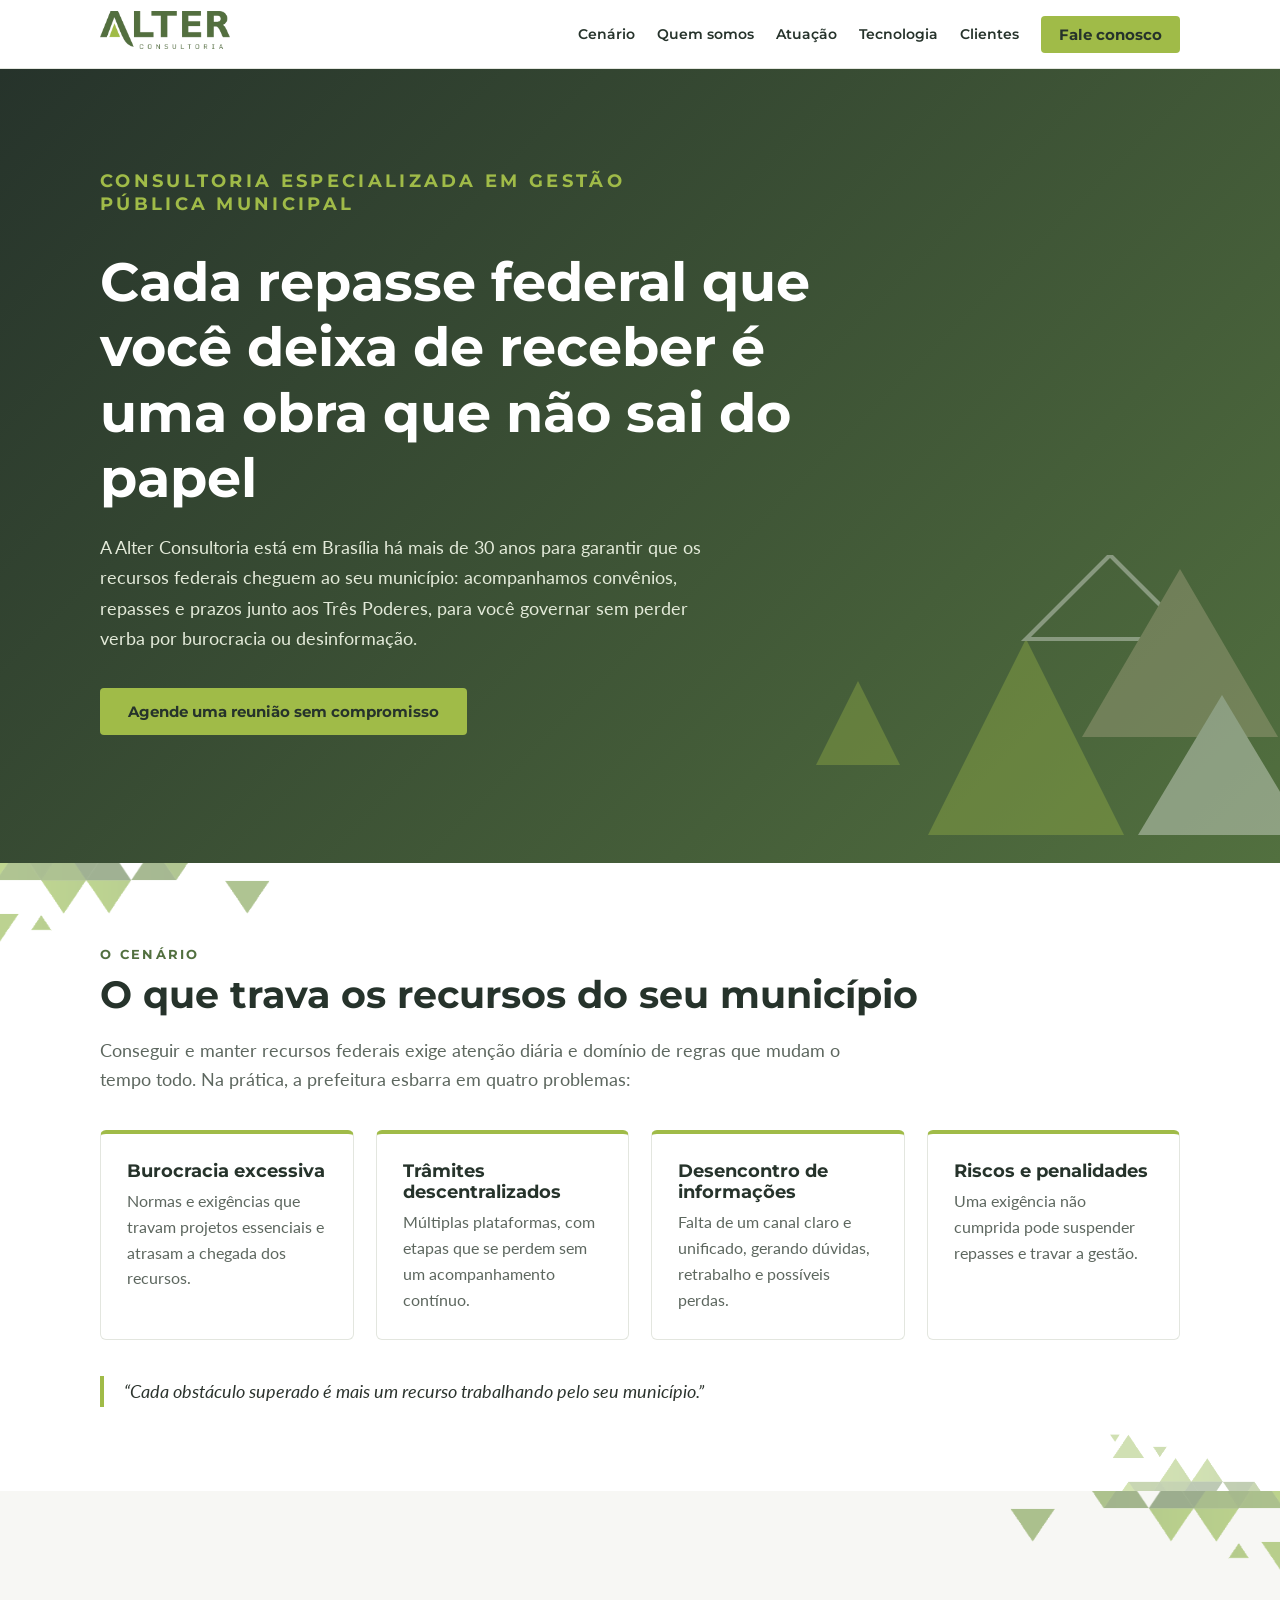
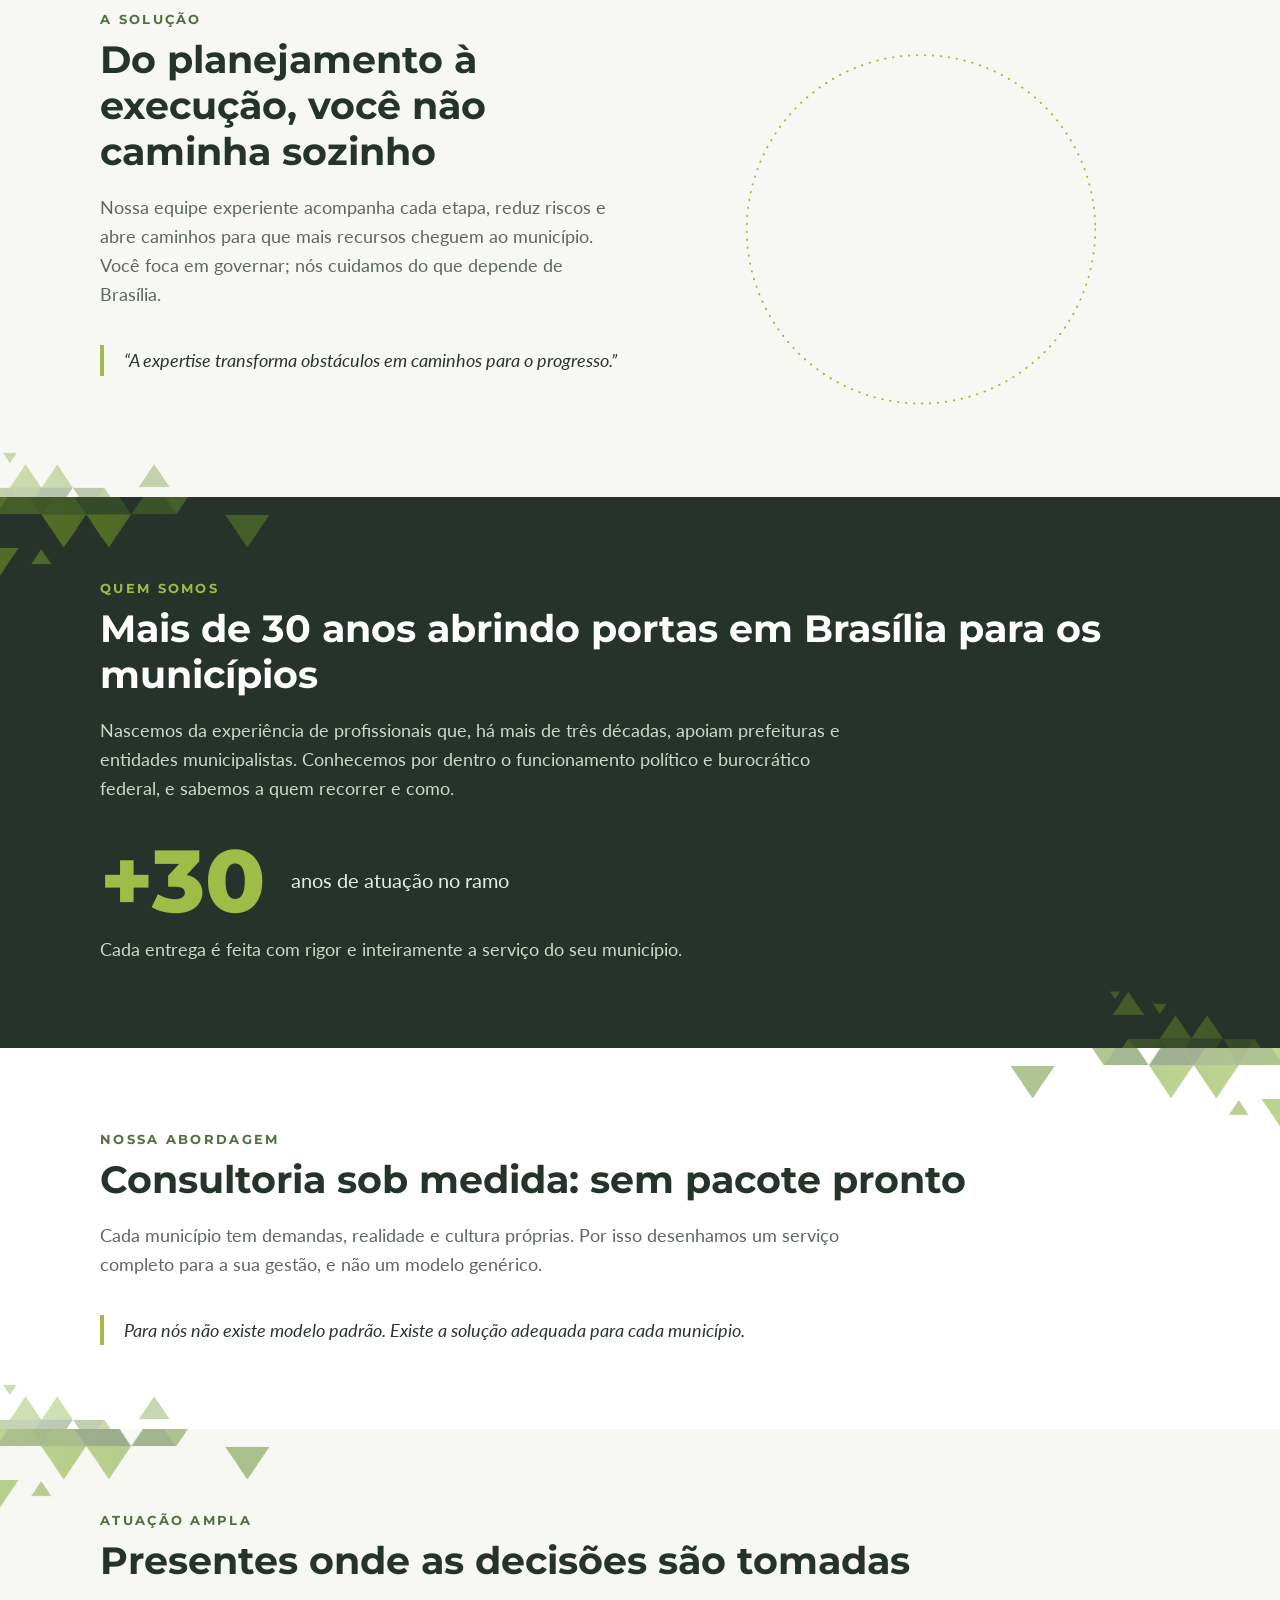
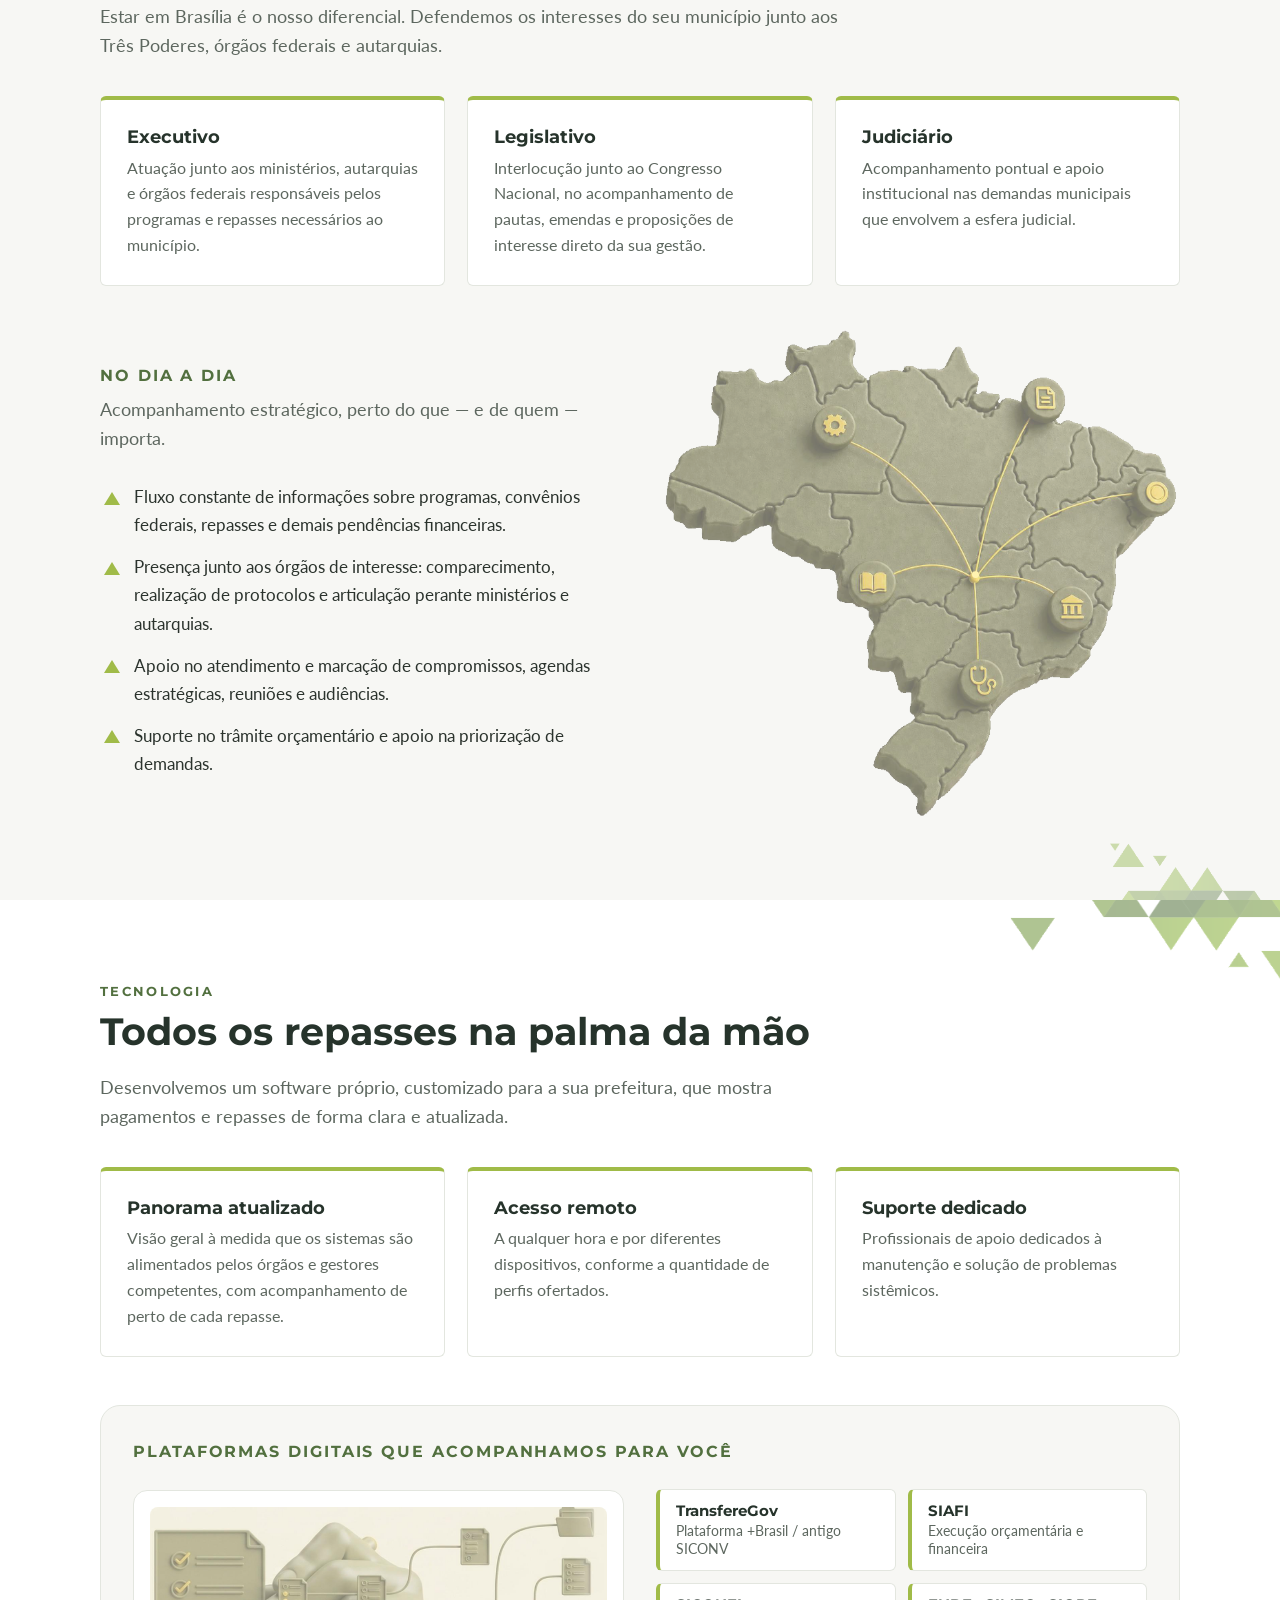
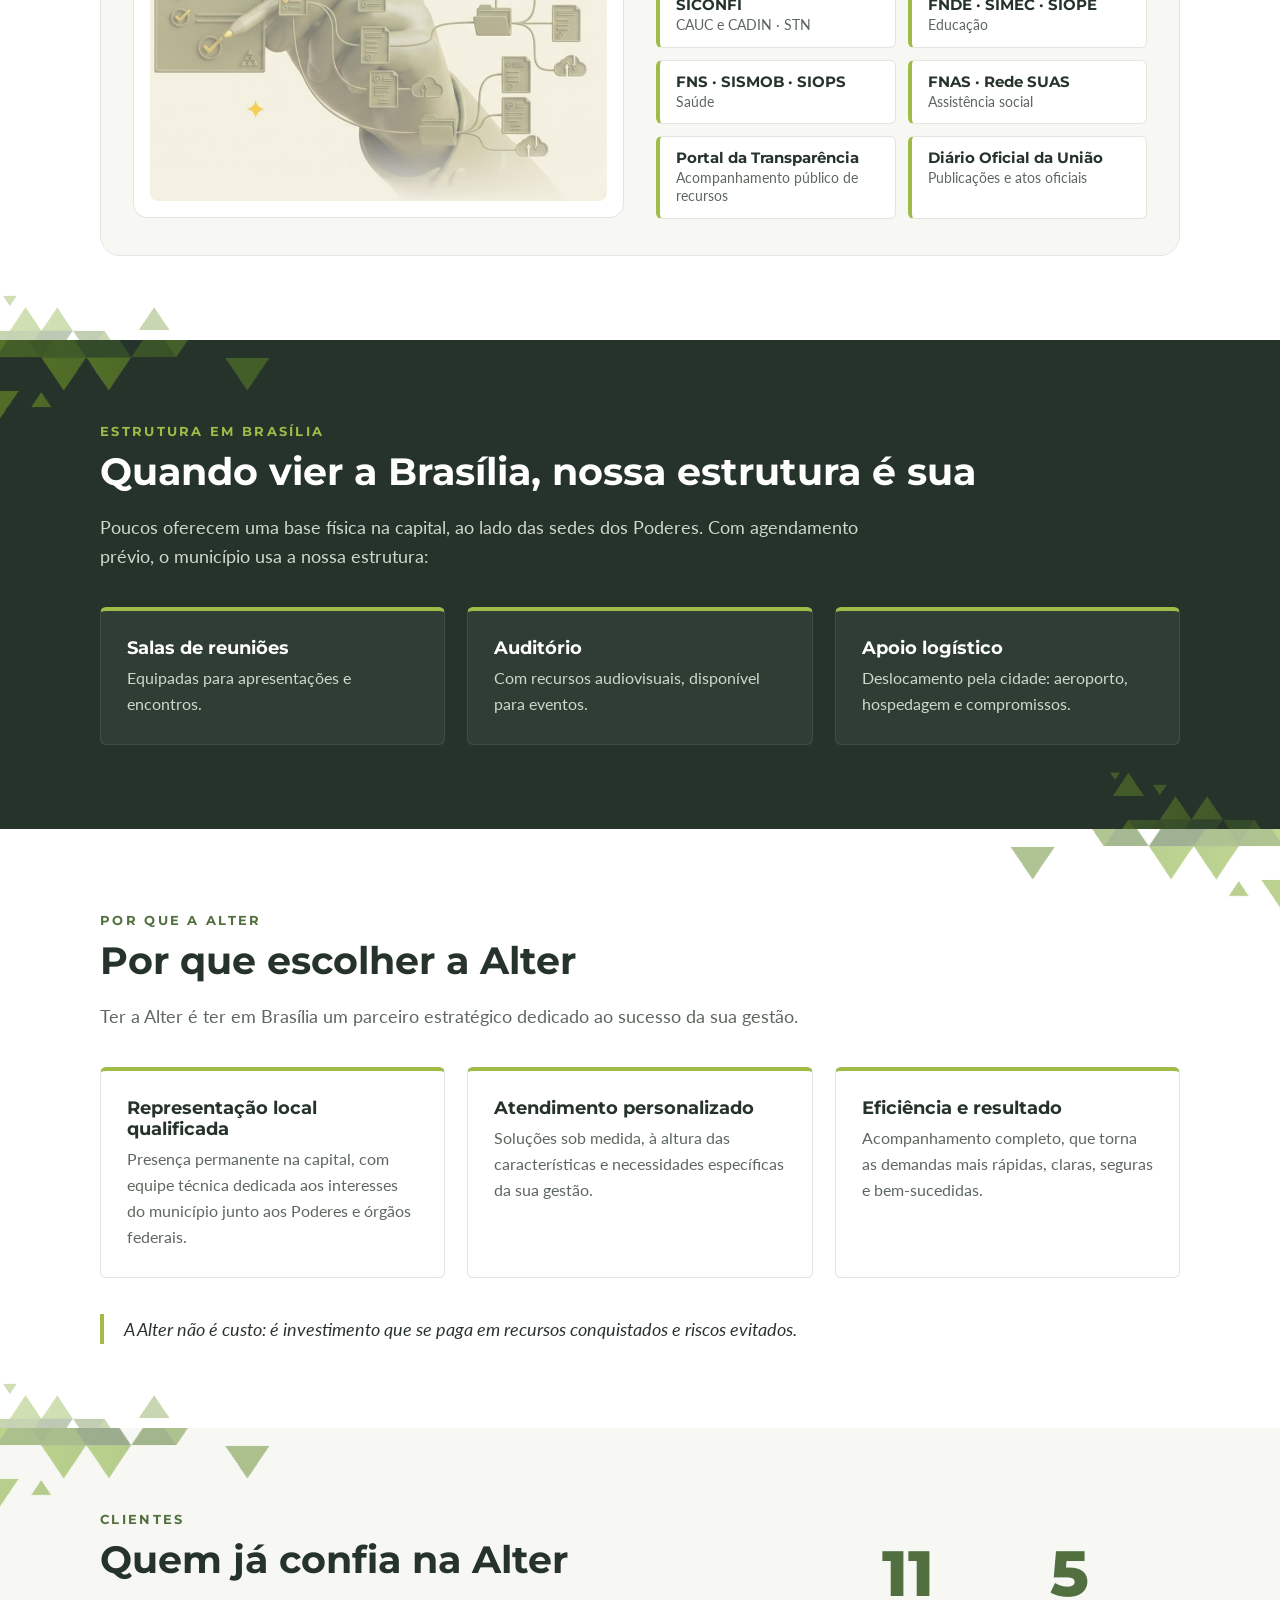
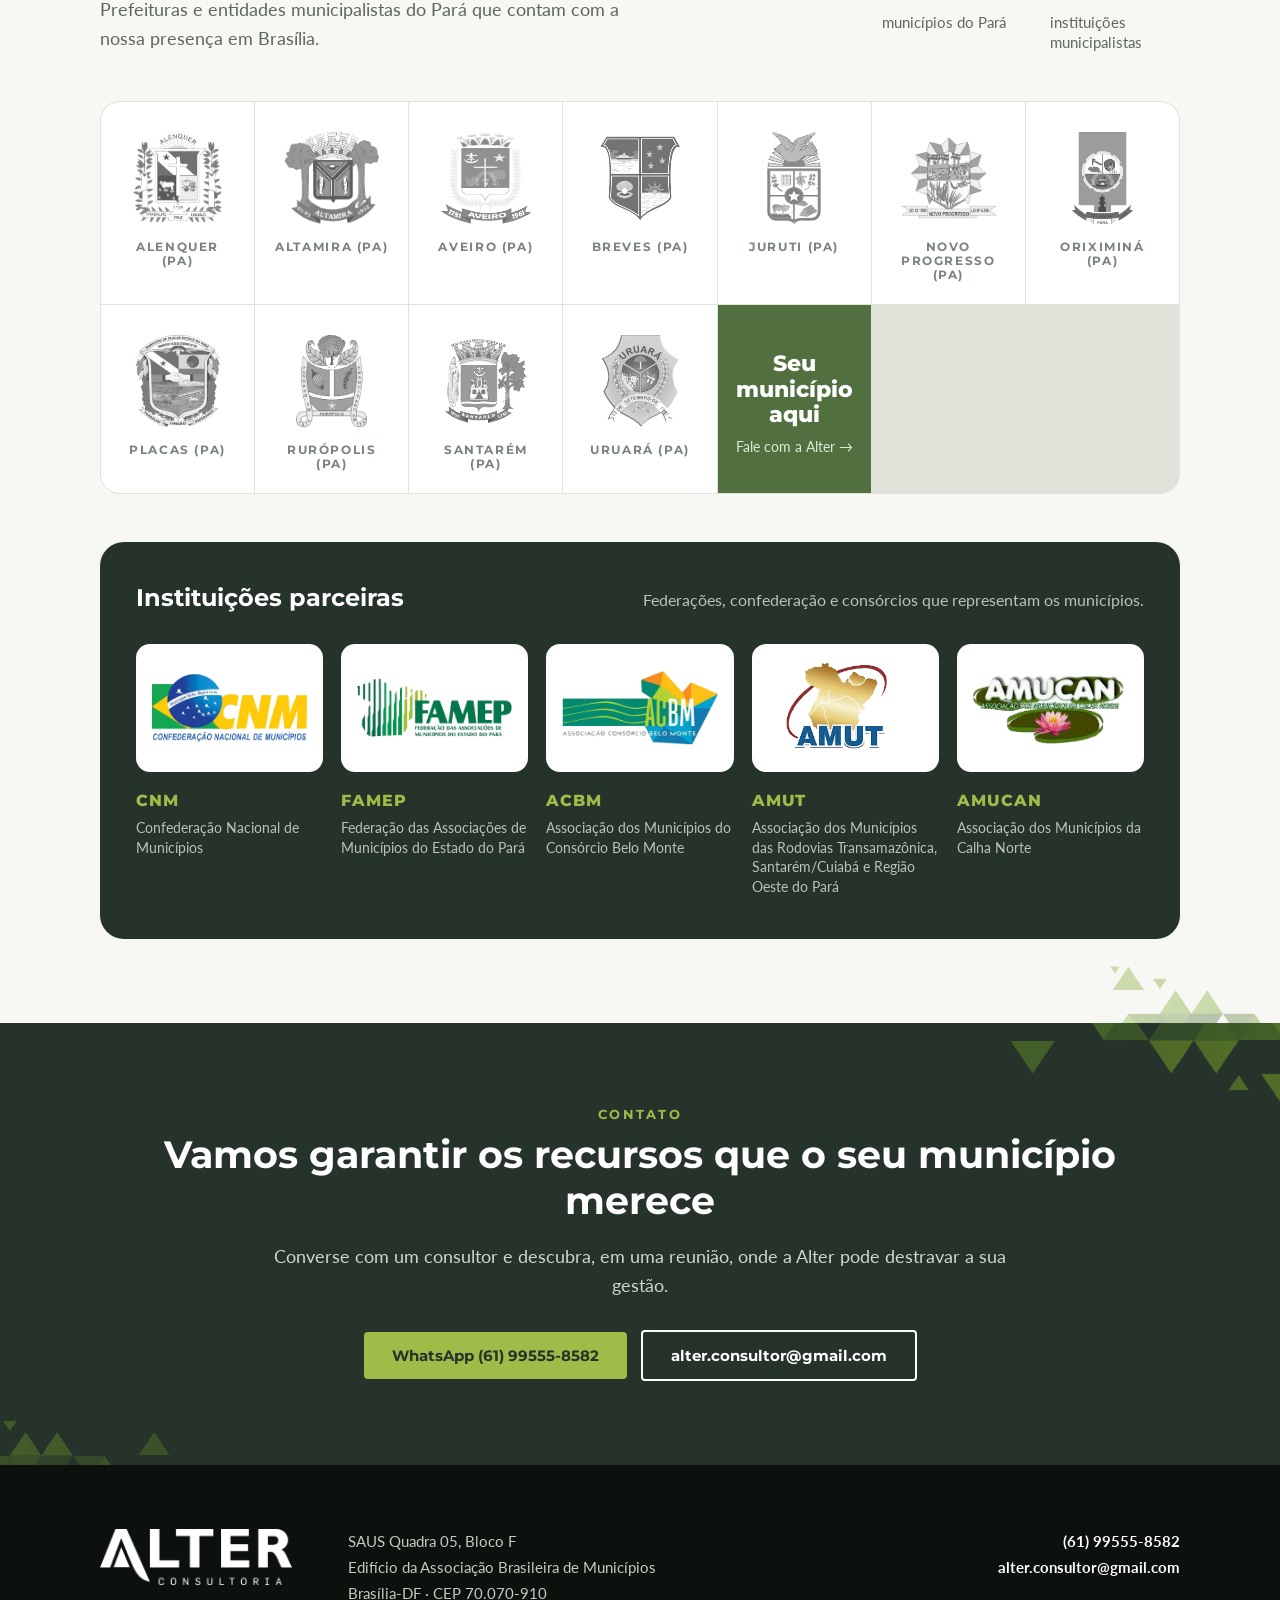
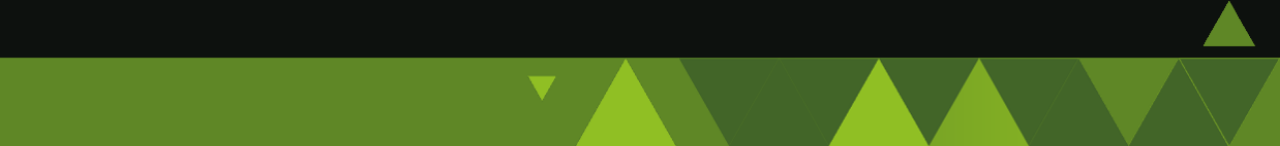
<file: index.html>
<!doctype html>
<html lang="pt-BR">
<head>
<meta charset="utf-8">
<meta name="viewport" content="width=device-width,initial-scale=1">
<title>Alter Consultoria | Gestão Pública Municipal em Brasília</title>
<meta name="description" content="Consultoria especializada em gestão pública municipal, sediada em Brasília. Mais de 30 anos acompanhando recursos federais, convênios e repasses para prefeituras.">
<meta property="og:title" content="Alter Consultoria | Gestão Pública Municipal">
<meta property="og:description" content="Cada repasse federal que você deixa de receber é uma obra que não sai do papel.">
<meta property="og:image" content="assets/logo.png">
<link rel="icon" href="assets/logo.png">
<link rel="preconnect" href="https://fonts.googleapis.com">
<link href="https://fonts.googleapis.com/css2?family=Lato:wght@400;700&family=Montserrat:wght@600;700;800&display=swap" rel="stylesheet">
<link rel="stylesheet" href="style.css">
</head>
<body>
<header>
 <div class="w">
  <a href="#topo"><img src="assets/logo.png" alt="Alter Consultoria"></a>
  <button id="mb" aria-label="Abrir menu" aria-expanded="false">☰</button>
  <nav id="nav">
   <a href="#cenario">Cenário</a><a href="#quem">Quem somos</a><a href="#atuacao">Atuação</a>
   <a href="#tecnologia">Tecnologia</a><a href="#clientes">Clientes</a>
   <a class="btn" href="#contato">Fale conosco</a>
  </nav>
 </div>
</header>
<main id="topo">

<section class="hero">
 <svg class="tri" viewBox="0 0 400 220" aria-hidden="true">
  <polygon points="40,150 70,90 100,150" fill="#a0bb48"/><polygon points="120,200 190,60 260,200" fill="#a0bb48"/>
  <polygon points="190,60 250,0 310,60" fill="none" stroke="#fff" stroke-width="3"/>
  <polygon points="230,130 300,10 370,130" fill="#b8b08f"/><polygon points="270,200 330,100 390,200" fill="#fff"/>
 </svg>
 <div class="w">
  <p class="eyebrow">Consultoria especializada em gestão pública municipal</p>
  <h1>Cada repasse federal que você deixa de receber é uma obra que não sai do papel</h1>
  <p>A Alter Consultoria está em Brasília há mais de 30 anos para garantir que os recursos federais cheguem ao seu município: acompanhamos convênios, repasses e prazos junto aos Três Poderes, para você governar sem perder verba por burocracia ou desinformação.</p>
  <a class="btn" href="#contato">Agende uma reunião sem compromisso</a>
 </div>
</section>

<section id="cenario">
 <div class="w">
  <p class="eyebrow">O cenário</p>
  <h2>O que trava os recursos do seu município</h2>
  <p class="lead">Conseguir e manter recursos federais exige atenção diária e domínio de regras que mudam o tempo todo. Na prática, a prefeitura esbarra em quatro problemas:</p>
  <div class="grid">
   <div class="card"><h3>Burocracia excessiva</h3><p>Normas e exigências que travam projetos essenciais e atrasam a chegada dos recursos.</p></div>
   <div class="card"><h3>Trâmites descentralizados</h3><p>Múltiplas plataformas, com etapas que se perdem sem um acompanhamento contínuo.</p></div>
   <div class="card"><h3>Desencontro de informações</h3><p>Falta de um canal claro e unificado, gerando dúvidas, retrabalho e possíveis perdas.</p></div>
   <div class="card"><h3>Riscos e penalidades</h3><p>Uma exigência não cumprida pode suspender repasses e travar a gestão.</p></div>
  </div>
  <p class="quote">“Cada obstáculo superado é mais um recurso trabalhando pelo seu município.”</p>
 </div>
</section>

<section class="alt" id="solucao">
 <div class="w split">
  <div>
   <p class="eyebrow">A solução</p>
   <h2>Do planejamento à execução, você não caminha sozinho</h2>
   <p class="lead">Nossa equipe experiente acompanha cada etapa, reduz riscos e abre caminhos para que mais recursos cheguem ao município. Você foca em governar; nós cuidamos do que depende de Brasília.</p>
   <p class="quote">“A expertise transforma obstáculos em caminhos para o progresso.”</p>
  </div>
  <svg class="anim anim-sol" viewBox="-50 0 1100 930" xmlns="http://www.w3.org/2000/svg" role="img" aria-label="Infográfico: representação local qualificada, atendimento personalizado e eficiência geram resultado ao município">
<defs><linearGradient id="so-bg" x1="0" y1="0" x2=".3" y2="1"><stop offset="0" stop-color="#52703f"></stop><stop offset="1" stop-color="#26332b"></stop></linearGradient>
<filter id="so-glow" x="-50%" y="-50%" width="200%" height="200%"><feGaussianBlur stdDeviation="3" result="b"></feGaussianBlur><feMerge><feMergeNode in="b"></feMergeNode><feMergeNode in="SourceGraphic"></feMergeNode></feMerge></filter></defs>
<circle class="o" cx="500" cy="540" r="370" fill="none" stroke="#a0bb48" stroke-width="4" stroke-dasharray="1 16" stroke-linecap="round"></circle>
<path class="con con0" pathLength="100" d="M500 246 L500 313" fill="none" stroke="#a0bb48" stroke-width="3" stroke-linecap="round"></path>
<path class="con con1" pathLength="100" d="M249 685 L302 654" fill="none" stroke="#a0bb48" stroke-width="3" stroke-linecap="round"></path>
<path class="con con2" pathLength="100" d="M751 685 L698 654" fill="none" stroke="#a0bb48" stroke-width="3" stroke-linecap="round"></path>
<path class="run run0" pathLength="100" d="M500 246 L500 313" fill="none" stroke="#d6ec7a" stroke-width="6" stroke-linecap="round"></path>
<path class="run run1" pathLength="100" d="M249 685 L302 654" fill="none" stroke="#d6ec7a" stroke-width="6" stroke-linecap="round"></path>
<path class="run run2" pathLength="100" d="M751 685 L698 654" fill="none" stroke="#d6ec7a" stroke-width="6" stroke-linecap="round"></path>
<g class="fb core"><circle cx="500" cy="540" r="225" fill="#fff" stroke="#26332b" stroke-width="2.5"></circle><circle cx="500" cy="540" r="205" fill="#f7f7f4"></circle>
<circle class="fb flash" cx="500" cy="540" r="225" fill="none" stroke="#a0bb48" stroke-width="6"></circle>
<g><rect class="bar0" x="385" y="560" width="62" height="80" rx="8" fill="url(#so-bg)"></rect><rect class="bar1" x="462" y="510" width="62" height="130" rx="8" fill="url(#so-bg)"></rect><rect class="bar2" x="539" y="450" width="62" height="190" rx="8" fill="url(#so-bg)"></rect></g>
<path class="arrow" pathLength="100" d="M375 600 Q500 590 575 460" fill="none" stroke="#a0bb48" stroke-width="12" stroke-linecap="round"></path>
<path class="head" d="M590 432 L598 482 L552 462Z" fill="#a0bb48" stroke="#a0bb48" stroke-width="6" stroke-linejoin="round"></path>
<path class="fb star" d="M600 345 l9 22 24 2 -18 15 6 24 -21 -13 -21 13 6 -24 -18 -15 24 -2z" fill="#a0bb48" transform="translate(-10,-8)"></path>
<g class="txt"><text letter-spacing="3" x="500" y="710" text-anchor="middle" paint-order="stroke" stroke="#f7f7f4" stroke-width="10" stroke-linejoin="round" font-family="Montserrat,sans-serif" font-weight="800" font-size="20" fill="#52703f">RESULTADO</text></g></g>
<g class="fb sat0"><circle cx="500" cy="170" r="62" fill="#fff" stroke="#a0bb48" stroke-width="3"></circle><circle cx="500" cy="170" r="74" fill="none" stroke="#a0bb48" stroke-opacity=".35"></circle>
<g transform="translate(500,170)" fill="none" stroke="#52703f" stroke-width="4" stroke-linecap="round" stroke-linejoin="round"><circle cy="-8" r="22"></circle><path d="M0 -20 L4 -11 L14 -10 L6.5 -3 L8.5 7 L0 2 L-8.5 7 L-6.5 -3 L-14 -10 L-4 -11Z" fill="#a0bb48" stroke="#a0bb48" stroke-width="1"></path><path d="M-12 14 L-18 38 L-8 32 L0 40 M12 14 L18 38 L8 32 L0 40"></path></g>
<text x="500" y="60" text-anchor="middle" paint-order="stroke" stroke="#f7f7f4" stroke-width="10" stroke-linejoin="round" font-family="Montserrat,sans-serif" font-weight="700" font-size="29" fill="#26332b">Representação local</text>
<text x="500" y="86" text-anchor="middle" paint-order="stroke" stroke="#f7f7f4" stroke-width="10" stroke-linejoin="round" font-family="Lato,sans-serif" font-weight="400" font-size="23" fill="#5d675f">Equipe dedicada em Brasília</text></g>
<g class="fb sat1"><circle cx="180" cy="725" r="62" fill="#fff" stroke="#a0bb48" stroke-width="3"></circle><circle cx="180" cy="725" r="74" fill="none" stroke="#a0bb48" stroke-opacity=".35"></circle>
<g transform="translate(180,725)" fill="none" stroke="#52703f" stroke-width="4" stroke-linecap="round" stroke-linejoin="round"><path transform="scale(.8)" d="M28.69,-8.77 L40.38,-7.12 L40.38,7.12 L28.69,8.77 L26.49,14.08 L33.59,23.52 L23.52,33.59 L14.08,26.49 L8.77,28.69 L7.12,40.38 L-7.12,40.38 L-8.77,28.69 L-14.08,26.49 L-23.52,33.59 L-33.59,23.52 L-26.49,14.08 L-28.69,8.77 L-40.38,7.12 L-40.38,-7.12 L-28.69,-8.77 L-26.49,-14.08 L-33.59,-23.52 L-23.52,-33.59 L-14.08,-26.49 L-8.77,-28.69 L-7.12,-40.38 L7.12,-40.38 L8.77,-28.69 L14.08,-26.49 L23.52,-33.59 L33.59,-23.52 L26.49,-14.08Z"></path><path d="M-10 0 L-3 7 L10 -7" stroke="#a0bb48" stroke-width="6"></path></g>
<text x="180" y="825" text-anchor="middle" paint-order="stroke" stroke="#f7f7f4" stroke-width="10" stroke-linejoin="round" font-family="Montserrat,sans-serif" font-weight="700" font-size="29" fill="#26332b">Atendimento sob medida</text>
<text x="180" y="851" text-anchor="middle" paint-order="stroke" stroke="#f7f7f4" stroke-width="10" stroke-linejoin="round" font-family="Lato,sans-serif" font-weight="400" font-size="23" fill="#5d675f">Solução para cada município</text></g>
<g class="fb sat2"><circle cx="820" cy="725" r="62" fill="#fff" stroke="#a0bb48" stroke-width="3"></circle><circle cx="820" cy="725" r="74" fill="none" stroke="#a0bb48" stroke-opacity=".35"></circle>
<g transform="translate(820,725)" fill="none" stroke="#52703f" stroke-width="4" stroke-linecap="round" stroke-linejoin="round"><circle cx="8" r="30"></circle><path d="M8 -16 V0 L20 10" stroke="#a0bb48" stroke-width="5"></path><path d="M-38 -12 H-24 M-44 0 H-26 M-38 12 H-24"></path></g>
<text x="820" y="825" text-anchor="middle" paint-order="stroke" stroke="#f7f7f4" stroke-width="10" stroke-linejoin="round" font-family="Montserrat,sans-serif" font-weight="700" font-size="29" fill="#26332b">Eficiência e agilidade</text>
<text x="820" y="851" text-anchor="middle" paint-order="stroke" stroke="#f7f7f4" stroke-width="10" stroke-linejoin="round" font-family="Lato,sans-serif" font-weight="400" font-size="23" fill="#5d675f">Demandas mais claras e seguras</text></g>
</svg>
 </div>
</section>

<section class="dark" id="quem">
 <div class="w">
  <p class="eyebrow">Quem somos</p>
  <h2>Mais de 30 anos abrindo portas em Brasília para os municípios</h2>
  <p class="lead">Nascemos da experiência de profissionais que, há mais de três décadas, apoiam prefeituras e entidades municipalistas. Conhecemos por dentro o funcionamento político e burocrático federal, e sabemos a quem recorrer e como.</p>
  <div class="stat"><b>+30</b><span>anos de atuação no ramo</span></div>
  <p class="lead">Cada entrega é feita com rigor e inteiramente a serviço do seu município.</p>
 </div>
</section>

<section id="abordagem">
 <div class="w">
  <p class="eyebrow">Nossa abordagem</p>
  <h2>Consultoria sob medida: sem pacote pronto</h2>
  <p class="lead">Cada município tem demandas, realidade e cultura próprias. Por isso desenhamos um serviço completo para a sua gestão, e não um modelo genérico.</p>
  <p class="quote">Para nós não existe modelo padrão. Existe a solução adequada para cada município.</p>
 </div>
</section>

<section class="alt" id="atuacao">
 <div class="w">
  <p class="eyebrow">Atuação ampla</p>
  <h2>Presentes onde as decisões são tomadas</h2>
  <p class="lead">Estar em Brasília é o nosso diferencial. Defendemos os interesses do seu município junto aos Três Poderes, órgãos federais e autarquias.</p>
  <div class="grid">
   <div class="card"><h3>Executivo</h3><p>Atuação junto aos ministérios, autarquias e órgãos federais responsáveis pelos programas e repasses necessários ao município.</p></div>
   <div class="card"><h3>Legislativo</h3><p>Interlocução junto ao Congresso Nacional, no acompanhamento de pautas, emendas e proposições de interesse direto da sua gestão.</p></div>
   <div class="card"><h3>Judiciário</h3><p>Acompanhamento pontual e apoio institucional nas demandas municipais que envolvem a esfera judicial.</p></div>
  </div>
  <div class="split dia">
   <div>
    <h3 class="sub">No dia a dia</h3>
    <p class="lead" style="margin-top:10px">Acompanhamento estratégico, perto do que — e de quem — importa.</p>
    <ul class="ck">
   <li>Fluxo constante de informações sobre programas, convênios federais, repasses e demais pendências financeiras.</li>
   <li>Presença junto aos órgãos de interesse: comparecimento, realização de protocolos e articulação perante ministérios e autarquias.</li>
   <li>Apoio no atendimento e marcação de compromissos, agendas estratégicas, reuniões e audiências.</li>
   <li>Suporte no trâmite orçamentário e apoio na priorização de demandas.</li>
  </ul>
   </div>
   <svg class="mapa anim-mapa" viewBox="0 0 752 708" xmlns="http://www.w3.org/2000/svg" role="img" aria-label="Mapa do Brasil com Brasília ao centro, ligada a programas, convênios, órgãos e serviços de todo o país">
    <defs><filter id="mp-glow" x="-50%" y="-50%" width="200%" height="200%"><feGaussianBlur stdDeviation="2.5" result="b"/><feMerge><feMergeNode in="b"/><feMergeNode in="SourceGraphic"/></feMerge></filter></defs>
    <g class="base">
     <image href="assets/mapa.png" x="0" y="0" width="752" height="708"/>
     <g>
      <path class="trace" pathLength="100" style="animation-delay:0s" d="M455 358 Q395 230 268 160"/>
      <path class="trace" pathLength="100" style="animation-delay:.12s" d="M455 358 Q472 215 540 122"/>
      <path class="trace" pathLength="100" style="animation-delay:.24s" d="M455 358 Q545 255 692 240"/>
      <path class="trace" pathLength="100" style="animation-delay:.36s" d="M455 358 Q390 322 330 357"/>
      <path class="trace" pathLength="100" style="animation-delay:.48s" d="M455 358 Q520 335 570 393"/>
      <path class="trace" pathLength="100" style="animation-delay:.6s" d="M455 358 Q459 430 462 492"/>
     </g>
     <g>
      <path class="comet" pathLength="100" style="animation-delay:0s" d="M455 358 Q395 230 268 160"/>
      <path class="comet" pathLength="100" style="animation-delay:.12s" d="M455 358 Q472 215 540 122"/>
      <path class="comet" pathLength="100" style="animation-delay:.24s" d="M455 358 Q545 255 692 240"/>
      <path class="comet" pathLength="100" style="animation-delay:.36s" d="M455 358 Q390 322 330 357"/>
      <path class="comet" pathLength="100" style="animation-delay:.48s" d="M455 358 Q520 335 570 393"/>
      <path class="comet" pathLength="100" style="animation-delay:.6s" d="M455 358 Q459 430 462 492"/>
     </g>
     <g>
      <circle class="halo" style="animation-delay:0s" cx="247" cy="140" r="30"/>
      <circle class="halo" style="animation-delay:.12s" cx="551" cy="101" r="30"/>
      <circle class="halo" style="animation-delay:.24s" cx="713" cy="238" r="30"/>
      <circle class="halo" style="animation-delay:.36s" cx="307" cy="366" r="30"/>
      <circle class="halo" style="animation-delay:.48s" cx="595" cy="403" r="30"/>
      <circle class="halo" style="animation-delay:.6s" cx="463" cy="515" r="30"/>
     </g>
     <circle class="ring" cx="455" cy="358" r="10"/>
     <circle class="ring" style="animation-delay:1.5s" cx="455" cy="358" r="10"/>
     <circle class="core" cx="455" cy="358" r="5"/>
    </g>
   </svg>
  </div>
 </div>
</section>

<section id="tecnologia">
 <div class="w">
  <p class="eyebrow">Tecnologia</p>
  <h2>Todos os repasses na palma da mão</h2>
  <p class="lead">Desenvolvemos um software próprio, customizado para a sua prefeitura, que mostra pagamentos e repasses de forma clara e atualizada.</p>
  <div class="grid">
   <div class="card"><h3>Panorama atualizado</h3><p>Visão geral à medida que os sistemas são alimentados pelos órgãos e gestores competentes, com acompanhamento de perto de cada repasse.</p></div>
   <div class="card"><h3>Acesso remoto</h3><p>A qualquer hora e por diferentes dispositivos, conforme a quantidade de perfis ofertados.</p></div>
   <div class="card"><h3>Suporte dedicado</h3><p>Profissionais de apoio dedicados à manutenção e solução de problemas sistêmicos.</p></div>
  </div>
  <div class="plats">
   <h3 class="sub">Plataformas digitais que acompanhamos para você</h3>
   <div class="plats-body">
    <div class="plats-visual">
     <svg class="plat anim-plat" viewBox="0 28 814 524" xmlns="http://www.w3.org/2000/svg" role="img" aria-label="Mão assinando checklist e distribuindo documentos para pastas e nuvem">
      <defs>
       <filter id="pl-glow" x="-50%" y="-50%" width="200%" height="200%"><feGaussianBlur stdDeviation="2.2" result="b"/><feMerge><feMergeNode in="b"/><feMergeNode in="SourceGraphic"/></feMerge></filter>
       <radialGradient id="pl-rad"><stop offset="0" stop-color="#fff2b0" stop-opacity=".9"/><stop offset=".5" stop-color="#f3cf57" stop-opacity=".35"/><stop offset="1" stop-color="#f3cf57" stop-opacity="0"/></radialGradient>
      </defs>
      <image href="assets/plataformas.png" x="0" y="0" width="814" height="588"/>
      <g>
       <circle class="tick" style="animation-delay:0s" cx="55" cy="122" r="24"/>
       <circle class="tick" style="animation-delay:.25s" cx="55" cy="173" r="24"/>
       <circle class="tick" style="animation-delay:.5s" cx="55" cy="223" r="24"/>
       <path class="check" pathLength="100" d="M103 270 L113 282 L136 256"/>
      </g>
      <g>
       <path class="comet" pathLength="100" style="animation-delay:1.1s" d="M280 183 L370 183"/>
       <path class="comet" pathLength="100" style="animation-delay:1.2s" d="M280 196 C322 196 322 272 378 272"/>
       <path class="comet" pathLength="100" style="animation-delay:1.3s" d="M272 208 C318 212 300 350 392 350"/>
       <path class="comet" pathLength="100" style="animation-delay:1.4s" d="M258 222 C258 340 268 428 360 428 L482 428"/>
       <path class="comet" pathLength="100" style="animation-delay:2.3s" d="M420 181 C462 181 452 98 553 98"/>
       <path class="comet" pathLength="100" style="animation-delay:2.4s" d="M425 272 C492 272 500 233 578 233"/>
       <path class="comet" pathLength="100" style="animation-delay:2.5s" d="M440 352 L468 352"/>
       <path class="comet" pathLength="100" style="animation-delay:2.6s" d="M545 426 C590 426 582 326 626 326"/>
       <path class="comet" pathLength="100" style="animation-delay:2.7s" d="M545 431 C590 431 590 396 626 396"/>
       <path class="comet" pathLength="100" style="animation-delay:2.8s" d="M545 436 C602 440 592 458 652 458"/>
       <path class="comet" pathLength="100" style="animation-delay:3.6s" d="M615 205 C615 80 640 58 724 58"/>
       <path class="comet" pathLength="100" style="animation-delay:3.7s" d="M643 232 C690 232 690 152 733 152"/>
       <path class="comet" pathLength="100" style="animation-delay:3.8s" d="M643 236 L715 236"/>
       <path class="comet" pathLength="100" style="animation-delay:3.9s" d="M643 240 C690 245 680 312 720 312"/>
      </g>
      <g>
       <ellipse class="ping" style="animation-delay:1.1s" cx="395" cy="182" rx="36" ry="40"/>
       <ellipse class="ping" style="animation-delay:1.2s" cx="401" cy="273" rx="36" ry="40"/>
       <ellipse class="ping" style="animation-delay:2.5s" cx="480" cy="350" rx="30" ry="26"/>
       <ellipse class="ping" style="animation-delay:1.3s" cx="415" cy="352" rx="34" ry="40"/>
       <ellipse class="ping" style="animation-delay:1.4s" cx="512" cy="428" rx="40" ry="34"/>
       <ellipse class="ping" style="animation-delay:2.3s" cx="578" cy="98" rx="36" ry="40"/>
       <ellipse class="ping" style="animation-delay:2.4s" cx="610" cy="230" rx="40" ry="34"/>
       <ellipse class="ping" style="animation-delay:2.6s" cx="651" cy="326" rx="34" ry="38"/>
       <ellipse class="ping" style="animation-delay:2.7s" cx="651" cy="398" rx="34" ry="38"/>
       <ellipse class="ping" style="animation-delay:2.8s" cx="681" cy="456" rx="34" ry="26"/>
       <ellipse class="ping" style="animation-delay:3.6s" cx="756" cy="55" rx="40" ry="34"/>
       <ellipse class="ping" style="animation-delay:3.7s" cx="758" cy="152" rx="34" ry="38"/>
       <ellipse class="ping" style="animation-delay:3.8s" cx="740" cy="236" rx="34" ry="38"/>
       <ellipse class="ping" style="animation-delay:3.9s" cx="748" cy="312" rx="34" ry="26"/>
      </g>
      <path class="spark" d="M188 372 Q190 386 204 388 Q190 390 188 404 Q186 390 172 388 Q186 386 188 372Z"/>
     </svg>
    </div>
    <ul class="plats-list">
     <li><b>TransfereGov</b><span>Plataforma +Brasil / antigo SICONV</span></li>
     <li><b>SIAFI</b><span>Execução orçamentária e financeira</span></li>
     <li><b>SICONFI</b><span>CAUC e CADIN · STN</span></li>
     <li><b>FNDE · SIMEC · SIOPE</b><span>Educação</span></li>
     <li><b>FNS · SISMOB · SIOPS</b><span>Saúde</span></li>
     <li><b>FNAS · Rede SUAS</b><span>Assistência social</span></li>
     <li><b>Portal da Transparência</b><span>Acompanhamento público de recursos</span></li>
     <li><b>Diário Oficial da União</b><span>Publicações e atos oficiais</span></li>
    </ul>
   </div>
  </div>
 </div>
</section>

<section class="dark" id="estrutura">
 <div class="w">
  <p class="eyebrow">Estrutura em Brasília</p>
  <h2>Quando vier a Brasília, nossa estrutura é sua</h2>
  <p class="lead">Poucos oferecem uma base física na capital, ao lado das sedes dos Poderes. Com agendamento prévio, o município usa a nossa estrutura:</p>
  <div class="grid">
   <div class="card"><h3>Salas de reuniões</h3><p>Equipadas para apresentações e encontros.</p></div>
   <div class="card"><h3>Auditório</h3><p>Com recursos audiovisuais, disponível para eventos.</p></div>
   <div class="card"><h3>Apoio logístico</h3><p>Deslocamento pela cidade: aeroporto, hospedagem e compromissos.</p></div>
  </div>
 </div>
</section>

<section id="porque">
 <div class="w">
  <p class="eyebrow">Por que a Alter</p>
  <h2>Por que escolher a Alter</h2>
  <p class="lead">Ter a Alter é ter em Brasília um parceiro estratégico dedicado ao sucesso da sua gestão.</p>
  <div class="grid">
   <div class="card"><h3>Representação local qualificada</h3><p>Presença permanente na capital, com equipe técnica dedicada aos interesses do município junto aos Poderes e órgãos federais.</p></div>
   <div class="card"><h3>Atendimento personalizado</h3><p>Soluções sob medida, à altura das características e necessidades específicas da sua gestão.</p></div>
   <div class="card"><h3>Eficiência e resultado</h3><p>Acompanhamento completo, que torna as demandas mais rápidas, claras, seguras e bem-sucedidas.</p></div>
  </div>
  <p class="quote">A Alter não é custo: é investimento que se paga em recursos conquistados e riscos evitados.</p>
 </div>
</section>

<section class="alt" id="clientes">
 <div class="w">
  <div class="chead">
   <div>
    <p class="eyebrow">Clientes</p>
    <h2>Quem já confia na Alter</h2>
    <p class="lead">Prefeituras e entidades municipalistas do Pará que contam com a nossa presença em Brasília.</p>
   </div>
   <div class="stats"><div><b>11</b><span>municípios do Pará</span></div><div><b>5</b><span>instituições municipalistas</span></div></div>
  </div>
  <div class="wall">
   <div class="tile"><img src="assets/clientes/alenquer_pa.png" alt="Brasão de Alenquer (PA)" loading="lazy"><span>Alenquer (PA)</span></div>
   <div class="tile"><img src="assets/clientes/altamira_pa.png" alt="Brasão de Altamira (PA)" loading="lazy"><span>Altamira (PA)</span></div>
   <div class="tile"><img src="assets/clientes/aveiro_pa.png" alt="Brasão de Aveiro (PA)" loading="lazy"><span>Aveiro (PA)</span></div>
   <div class="tile"><img src="assets/clientes/breves_pa.png" alt="Brasão de Breves (PA)" loading="lazy"><span>Breves (PA)</span></div>
   <div class="tile"><img src="assets/clientes/juruti_pa.png" alt="Brasão de Juruti (PA)" loading="lazy"><span>Juruti (PA)</span></div>
   <div class="tile"><img src="assets/clientes/novo_progresso_pa.png" alt="Brasão de Novo Progresso (PA)" loading="lazy"><span>Novo Progresso (PA)</span></div>
   <div class="tile"><img src="assets/clientes/oriximina_pa.png" alt="Brasão de Oriximiná (PA)" loading="lazy"><span>Oriximiná (PA)</span></div>
   <div class="tile"><img src="assets/clientes/placas_pa.png" alt="Brasão de Placas (PA)" loading="lazy"><span>Placas (PA)</span></div>
   <div class="tile"><img src="assets/clientes/ruropolis_pa.png" alt="Brasão de Rurópolis (PA)" loading="lazy"><span>Rurópolis (PA)</span></div>
   <div class="tile"><img src="assets/clientes/santarem_pa.png" alt="Brasão de Santarém (PA)" loading="lazy"><span>Santarém (PA)</span></div>
   <div class="tile"><img src="assets/clientes/uruara_pa.png" alt="Brasão de Uruará (PA)" loading="lazy"><span>Uruará (PA)</span></div>
   <a class="tile cta-t" href="#contato"><strong>Seu município aqui</strong><span>Fale com a Alter →</span></a>
  </div>
  <div class="panel">
   <div class="ph"><h3>Instituições parceiras</h3><p>Federações, confederação e consórcios que representam os municípios.</p></div>
   <div class="insts">
    <div class="inst"><div class="lg"><img src="assets/clientes/cnm.png" alt="Logo CNM" loading="lazy"></div><b>CNM</b><p>Confederação Nacional de Municípios</p></div>
    <div class="inst"><div class="lg"><img src="assets/clientes/famep.png" alt="Logo FAMEP" loading="lazy"></div><b>FAMEP</b><p>Federação das Associações de Municípios do Estado do Pará</p></div>
    <div class="inst"><div class="lg"><img src="assets/clientes/acbm.png" alt="Logo ACBM" loading="lazy"></div><b>ACBM</b><p>Associação dos Municípios do Consórcio Belo Monte</p></div>
    <div class="inst"><div class="lg"><img src="assets/clientes/amut.png" alt="Logo AMUT" loading="lazy"></div><b>AMUT</b><p>Associação dos Municípios das Rodovias Transamazônica, Santarém/Cuiabá e Região Oeste do Pará</p></div>
    <div class="inst"><div class="lg"><img src="assets/clientes/amucan.png" alt="Logo AMUCAN" loading="lazy"></div><b>AMUCAN</b><p>Associação dos Municípios da Calha Norte</p></div>
   </div>
  </div>
 </div>
</section>

<section class="dark cta" id="contato">
 <div class="w">
  <p class="eyebrow">Contato</p>
  <h2>Vamos garantir os recursos que o seu município merece</h2>
  <p class="lead">Converse com um consultor e descubra, em uma reunião, onde a Alter pode destravar a sua gestão.</p>
  <a class="btn" href="https://wa.me/5561995558582?text=Ol%C3%A1%2C%20gostaria%20de%20agendar%20uma%20reuni%C3%A3o%20com%20a%20Alter%20Consultoria." target="_blank" rel="noopener">WhatsApp (61) 99555-8582</a>
  <a class="btn o" href="mailto:alter.consultor@gmail.com">alter.consultor@gmail.com</a>
 </div>
</section>
</main>

<footer>
 <div class="w">
  <img src="assets/logo.png" alt="Alter Consultoria">
  <address>SAUS Quadra 05, Bloco F<br>Edifício da Associação Brasileira de Municípios<br>Brasília-DF · CEP 70.070-910</address>
  <div class="ct"><a href="tel:+5561995558582">(61) 99555-8582</a><br><a href="mailto:alter.consultor@gmail.com">alter.consultor@gmail.com</a></div>
 </div>
</footer>
<script>
const b=document.getElementById('mb'),n=document.getElementById('nav');
b.onclick=()=>b.setAttribute('aria-expanded',n.classList.toggle('open'));
n.onclick=e=>e.target.tagName=='A'&&n.classList.remove('open');
</script>
</body>
</html>
</file>
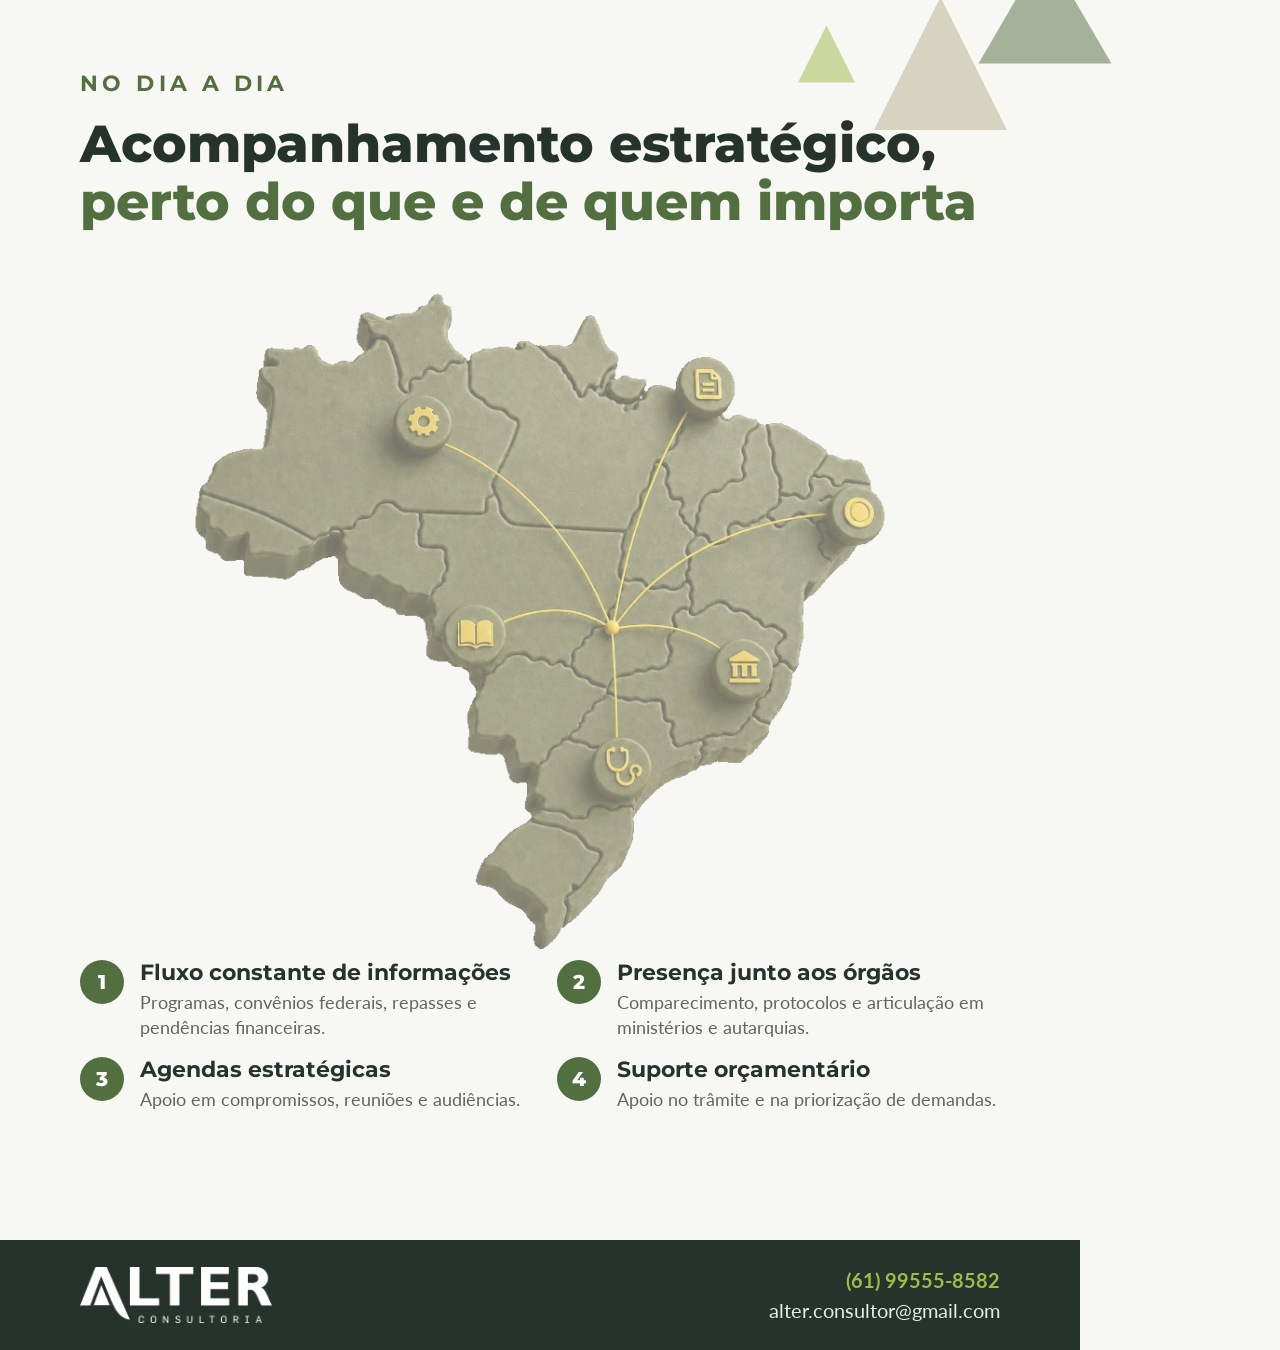
<file: arte/dia-a-dia-arte.html>
<!doctype html><html lang="pt-BR"><head><meta charset="utf-8">
<link href="https://fonts.googleapis.com/css2?family=Lato:wght@400;700&family=Montserrat:wght@600;700;800&display=swap" rel="stylesheet">
<style>
*{margin:0;box-sizing:border-box}
body{width:1080px;height:1350px;background:#f7f7f4;position:relative;overflow:hidden;font-family:Lato,sans-serif;color:#26332b}
.top{padding:70px 80px 0}
.eb{font:700 22px Montserrat;letter-spacing:.2em;color:#52703f;margin-bottom:18px}
h1{font:800 52px/1.12 Montserrat;max-width:900px}
h1 em{font-style:normal;color:#52703f}
.map{position:absolute;left:190px;top:290px;width:700px}
.hub{position:absolute;left:0;right:0;top:960px;padding:0 80px;display:grid;grid-template-columns:1fr 1fr;gap:18px 34px}
.it{display:flex;gap:16px;align-items:flex-start}
.n{flex:none;width:44px;height:44px;border-radius:50%;background:#52703f;color:#fff;font:800 20px/44px Montserrat;text-align:center}
.it b{display:block;font:700 22px/1.2 Montserrat;margin-bottom:4px}
.it span{font-size:18px;line-height:1.35;color:#5d675f}
.bar{position:absolute;left:0;right:0;bottom:0;height:110px;background:#26332b;display:flex;align-items:center;justify-content:space-between;padding:0 80px;color:#e8ece6;font-size:20px;line-height:1.5}
.bar img{height:56px;filter:brightness(0) invert(1)}
.bar b{color:#a0bb48}
.tri{position:absolute;right:-60px;top:-60px;width:380px;opacity:.5}
</style></head><body>
<svg class="tri" viewBox="0 0 400 220"><polygon points="40,150 70,90 100,150" fill="#a0bb48"/><polygon points="120,200 190,60 260,200" fill="#b8b08f"/><polygon points="190,60 250,0 310,60" fill="none" stroke="#52703f" stroke-width="3"/><polygon points="230,130 300,10 370,130" fill="#52703f"/></svg>
<div class="top"><p class="eb">NO DIA A DIA</p><h1>Acompanhamento estratégico, <em>perto do que e de quem importa</em></h1></div>
<img class="map" src="../assets/mapa.png" alt="Mapa do Brasil com Brasília ao centro, ligada a programas, convênios, órgãos e serviços">
<div class="hub">
 <div class="it"><div class="n">1</div><div><b>Fluxo constante de informações</b><span>Programas, convênios federais, repasses e pendências financeiras.</span></div></div>
 <div class="it"><div class="n">2</div><div><b>Presença junto aos órgãos</b><span>Comparecimento, protocolos e articulação em ministérios e autarquias.</span></div></div>
 <div class="it"><div class="n">3</div><div><b>Agendas estratégicas</b><span>Apoio em compromissos, reuniões e audiências.</span></div></div>
 <div class="it"><div class="n">4</div><div><b>Suporte orçamentário</b><span>Apoio no trâmite e na priorização de demandas.</span></div></div>
</div>
<div class="bar"><img src="../assets/logo.png"><div style="text-align:right"><b>(61) 99555-8582</b><br>alter.consultor@gmail.com</div></div>
</body></html>
</file>
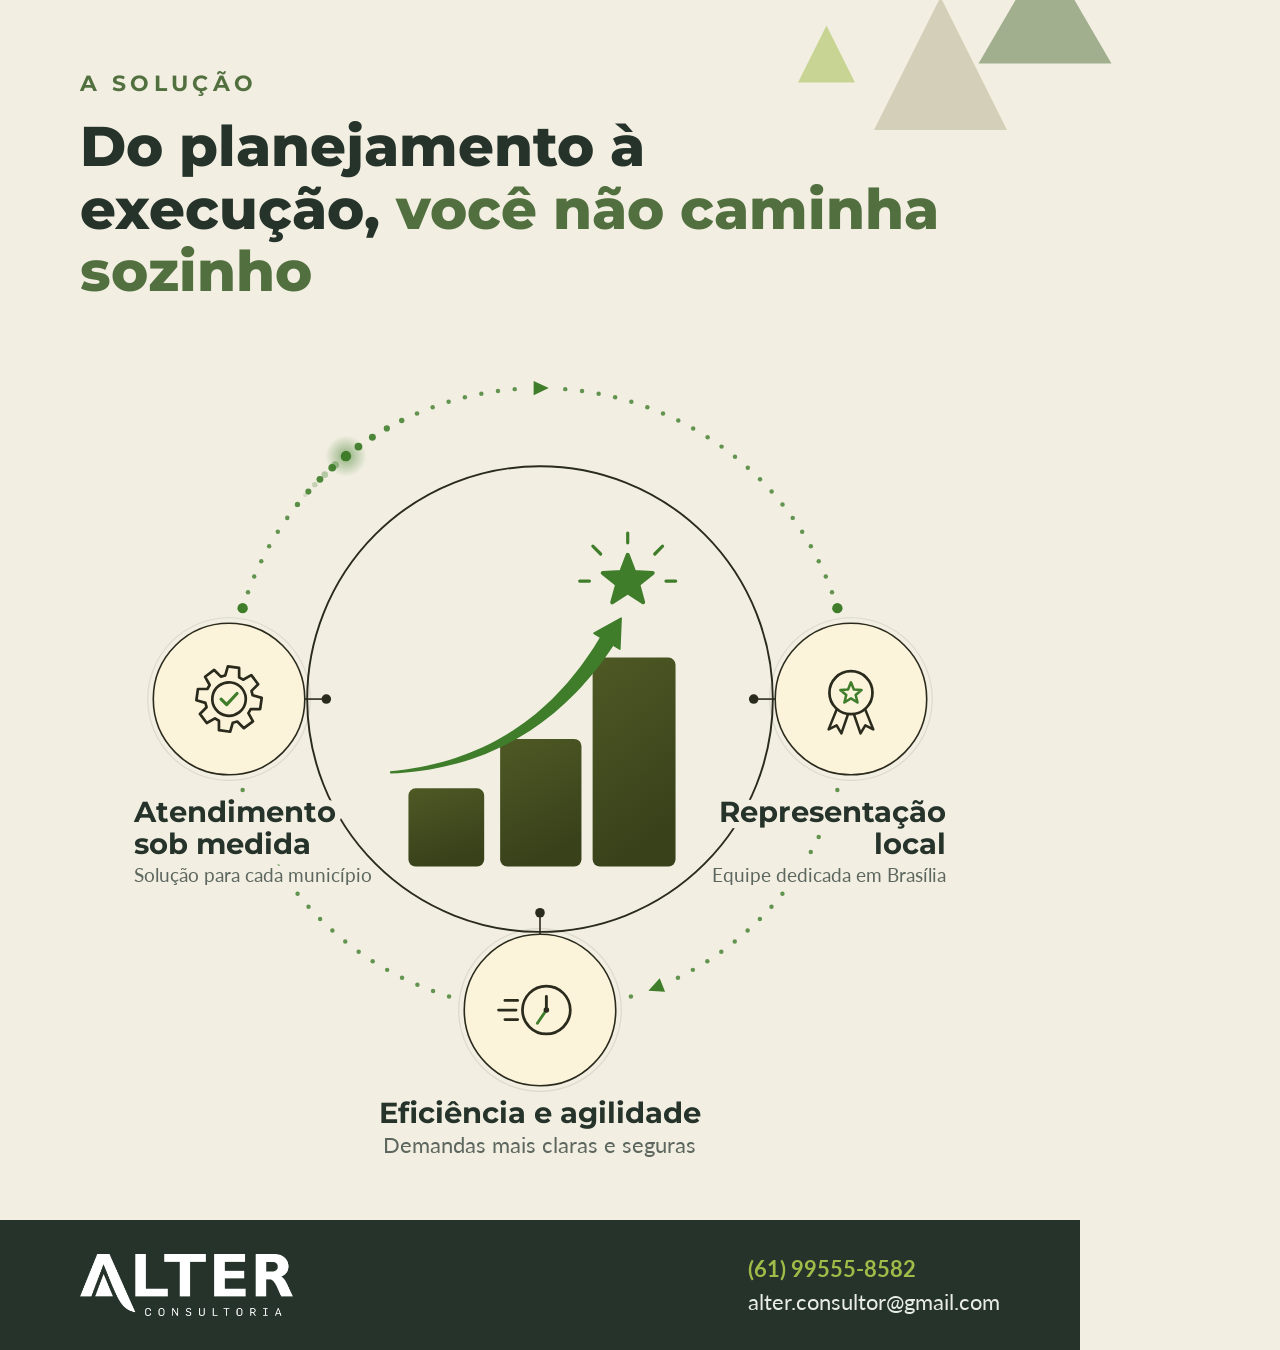
<file: arte/solucao-arte.html>
<!doctype html><html lang="pt-BR"><head><meta charset="utf-8">
<link href="https://fonts.googleapis.com/css2?family=Lato:wght@400;700&family=Montserrat:wght@600;700;800&display=swap" rel="stylesheet">
<style>
*{margin:0;box-sizing:border-box}
body{width:1080px;height:1350px;background:#f2efe2;position:relative;overflow:hidden;font-family:Lato,sans-serif;color:#26332b}
.top{padding:70px 80px 0}
.eb{font:700 22px Montserrat;letter-spacing:.2em;color:#52703f;margin-bottom:18px}
h1{font:800 56px/1.12 Montserrat;max-width:860px}
h1 em{font-style:normal;color:#52703f}
.g{position:absolute;left:110px;width:860px;top:285px}
.bar{position:absolute;left:0;right:0;bottom:0;height:130px;background:#26332b;display:flex;align-items:center;justify-content:space-between;padding:0 80px;color:#e8ece6;font-size:22px;line-height:1.5}
.bar img{height:62px;filter:brightness(0) invert(1)}
.bar b{color:#a0bb48}
.tri{position:absolute;right:-60px;top:-60px;width:380px;opacity:.5}
</style></head><body>
<svg class="tri" viewBox="0 0 400 220"><polygon points="40,150 70,90 100,150" fill="#a0bb48"/><polygon points="120,200 190,60 260,200" fill="#b8b08f"/><polygon points="190,60 250,0 310,60" fill="none" stroke="#52703f" stroke-width="3"/><polygon points="230,130 300,10 370,130" fill="#52703f"/></svg>
<div class="top"><p class="eb">A SOLUÇÃO</p><h1>Do planejamento à execução, <em>você não caminha sozinho</em></h1></div>
<div class="g"><svg viewBox="0 0 1080 1135" xmlns="http://www.w3.org/2000/svg" style="display:block;width:100%" role="img" aria-label="Infográfico: representação local, atendimento sob medida e eficiência levam ao resultado para o município"><defs><linearGradient id="barG" x1="0" y1="0" x2="0.3" y2="1"><stop offset="0" stop-color="#4E5925"></stop><stop offset="1" stop-color="#38411A"></stop></linearGradient><radialGradient id="pulseG"><stop offset="0" stop-color="#3F7D2B" stop-opacity="0.55"></stop><stop offset="1" stop-color="#3F7D2B" stop-opacity="0"></stop></radialGradient></defs><g opacity="1" transform="translate(540,520) scale(1.0013117384370016) translate(-540,-520)"><g><circle cx="167.04114517441616" cy="405.9750351581328" r="2.8" fill="#3F7D2B" opacity="0.8"></circle><circle cx="173.7681751302536" cy="385.93191859142837" r="2.8" fill="#3F7D2B" opacity="0.8"></circle><circle cx="181.57145821574255" cy="366.2827907018514" r="2.8" fill="#3F7D2B" opacity="0.8"></circle><circle cx="190.42806275954274" cy="347.0853947928232" r="2.8" fill="#3F7D2B" opacity="0.8"></circle><circle cx="200.31196167249612" cy="328.39614665353866" r="2.8" fill="#3F7D2B" opacity="0.8"></circle><circle cx="211.19410893397912" cy="310.2699687687049" r="2.8" fill="#3F7D2B" opacity="0.8"></circle><circle cx="223.04252495005085" cy="292.76012891668677" r="2.837549839174402" fill="#3F7D2B" opacity="0.8029801459662225"></circle><circle cx="235.82239053255586" cy="275.9180836303701" r="3.326805158323345" fill="#3F7D2B" opacity="0.8418099332002655"></circle><circle cx="249.49614922300037" cy="259.7933269807734" r="3.816060477472269" fill="#3F7D2B" opacity="0.8806397204343072"></circle><circle cx="264.02361766050427" cy="244.4332451277831" r="4.305315796621212" fill="#3F7D2B" opacity="0.9194695076683502"></circle><circle cx="279.3621036694835" cy="229.8829770654557" r="4.794571115770155" fill="#3F7D2B" opacity="0.9582992949023933"></circle><circle cx="295.4665317200405" cy="216.18528197110982" r="5.283826434919079" fill="#3F7D2B" opacity="0.9971290821364349"></circle><circle cx="312.2895753923678" cy="203.38041354803732" r="4.866918245931978" fill="#3F7D2B" opacity="0.9640411306295221"></circle><circle cx="329.7817964558883" cy="191.50600173110251" r="4.377662926783053" fill="#3F7D2B" opacity="0.9252113433954805"></circle><circle cx="347.8917901544184" cy="180.59694210286494" r="3.8884076076341105" fill="#3F7D2B" opacity="0.8863815561614374"></circle><circle cx="366.5663362703999" cy="170.6852933452014" r="3.399152288485168" fill="#3F7D2B" opacity="0.8475517689273944"></circle><circle cx="385.7505555242704" cy="161.80018302778433" r="2.9098969693362426" fill="#3F7D2B" opacity="0.8087219816933526"></circle><circle cx="405.3880708493464" cy="153.9677220102858" r="2.8" fill="#3F7D2B" opacity="0.8"></circle><circle cx="425.4211730682931" cy="147.21092770984563" r="2.8" fill="#3F7D2B" opacity="0.8"></circle><circle cx="445.79099048429003" cy="141.54965645930656" r="2.8" fill="#3F7D2B" opacity="0.8"></circle><circle cx="466.4376618885192" cy="137.00054515499352" r="2.8" fill="#3F7D2B" opacity="0.8"></circle><circle cx="487.3005124755515" cy="133.57696236551772" r="2.8" fill="#3F7D2B" opacity="0.8"></circle><circle cx="508.3182321496693" cy="131.28896904528455" r="2.8" fill="#3F7D2B" opacity="0.8"></circle><circle cx="571.6817678503309" cy="131.2889690452846" r="2.8" fill="#3F7D2B" opacity="0.8"></circle><circle cx="592.6994875244487" cy="133.57696236551777" r="2.8" fill="#3F7D2B" opacity="0.8"></circle><circle cx="613.5623381114807" cy="137.00054515499346" r="2.8" fill="#3F7D2B" opacity="0.8"></circle><circle cx="634.2090095157098" cy="141.54965645930656" r="2.8" fill="#3F7D2B" opacity="0.8"></circle><circle cx="654.5788269317068" cy="147.21092770984558" r="2.8" fill="#3F7D2B" opacity="0.8"></circle><circle cx="674.6119291506535" cy="153.96772201028574" r="2.8" fill="#3F7D2B" opacity="0.8"></circle><circle cx="694.2494444757298" cy="161.80018302778439" r="2.8" fill="#3F7D2B" opacity="0.8"></circle><circle cx="713.4336637296" cy="170.68529334520133" r="2.8" fill="#3F7D2B" opacity="0.8"></circle><circle cx="732.1082098455818" cy="180.5969421028651" r="2.8" fill="#3F7D2B" opacity="0.8"></circle><circle cx="750.2182035441116" cy="191.50600173110246" r="2.8" fill="#3F7D2B" opacity="0.8"></circle><circle cx="767.710424607632" cy="203.3804135480372" r="2.8" fill="#3F7D2B" opacity="0.8"></circle><circle cx="784.5334682799594" cy="216.18528197110976" r="2.8" fill="#3F7D2B" opacity="0.8"></circle><circle cx="800.6378963305162" cy="229.88297706545546" r="2.8" fill="#3F7D2B" opacity="0.8"></circle><circle cx="815.9763823394953" cy="244.43324512778275" r="2.8" fill="#3F7D2B" opacity="0.8"></circle><circle cx="830.5038507769996" cy="259.7933269807732" r="2.8" fill="#3F7D2B" opacity="0.8"></circle><circle cx="844.1776094674442" cy="275.9180836303701" r="2.8" fill="#3F7D2B" opacity="0.8"></circle><circle cx="856.9574750499492" cy="292.7601289166866" r="2.8" fill="#3F7D2B" opacity="0.8"></circle><circle cx="868.8058910660209" cy="310.26996876870476" r="2.8" fill="#3F7D2B" opacity="0.8"></circle><circle cx="879.6880383275038" cy="328.3961466535387" r="2.8" fill="#3F7D2B" opacity="0.8"></circle><circle cx="889.5719372404571" cy="347.08539479282285" r="2.8" fill="#3F7D2B" opacity="0.8"></circle><circle cx="898.4285417842575" cy="366.2827907018516" r="2.8" fill="#3F7D2B" opacity="0.8"></circle><circle cx="906.2318248697462" cy="385.9319185914279" r="2.8" fill="#3F7D2B" opacity="0.8"></circle><circle cx="912.9588548255839" cy="405.97503515813287" r="2.8" fill="#3F7D2B" opacity="0.8"></circle><circle cx="167.04114517441616" cy="405.9750351581328" r="6.5" fill="#3F7D2B"></circle><circle cx="912.9588548255839" cy="405.97503515813287" r="6.5" fill="#3F7D2B"></circle></g><g><circle cx="912.9588548255838" cy="634.0249648418674" r="2.8" fill="#3F7D2B" opacity="0.8"></circle><circle cx="906.2207601265957" cy="654.0983029433949" r="2.8" fill="#3F7D2B" opacity="0.8"></circle><circle cx="898.4031669602247" cy="673.7763633101047" r="2.8" fill="#3F7D2B" opacity="0.8"></circle><circle cx="889.5291190224067" cy="693.0011414858881" r="2.8" fill="#3F7D2B" opacity="0.8"></circle><circle cx="879.6247740906119" cy="711.7159691415945" r="2.8" fill="#3F7D2B" opacity="0.8"></circle><circle cx="868.7193269193119" cy="729.8656811146467" r="2.8" fill="#3F7D2B" opacity="0.8"></circle><circle cx="856.8449231834363" cy="747.3967780178125" r="2.8" fill="#3F7D2B" opacity="0.8"></circle><circle cx="844.036564723486" cy="764.2575839378208" r="2.8" fill="#3F7D2B" opacity="0.8"></circle><circle cx="830.3320063716073" cy="780.3983987589727" r="2.8" fill="#3F7D2B" opacity="0.8"></circle><circle cx="815.7716446627535" cy="795.7716446627535" r="2.8" fill="#3F7D2B" opacity="0.8"></circle><circle cx="800.3983987589727" cy="810.3320063716073" r="2.8" fill="#3F7D2B" opacity="0.8"></circle><circle cx="784.2575839378208" cy="824.036564723486" r="2.8" fill="#3F7D2B" opacity="0.8"></circle><circle cx="767.3967780178125" cy="836.8449231834363" r="2.8" fill="#3F7D2B" opacity="0.8"></circle><circle cx="749.8656811146467" cy="848.7193269193119" r="2.8" fill="#3F7D2B" opacity="0.8"></circle><circle cx="731.7159691415945" cy="859.6247740906119" r="2.8" fill="#3F7D2B" opacity="0.8"></circle><circle cx="713.0011414858881" cy="869.5291190224067" r="2.8" fill="#3F7D2B" opacity="0.8"></circle><circle cx="654.0249648418674" cy="892.9588548255838" r="2.8" fill="#3F7D2B" opacity="0.8"></circle></g><g><circle cx="425.9750351581327" cy="892.9588548255838" r="2.8" fill="#3F7D2B" opacity="0.8"></circle><circle cx="405.90169705660526" cy="886.2207601265957" r="2.8" fill="#3F7D2B" opacity="0.8"></circle><circle cx="386.22363668989533" cy="878.4031669602247" r="2.8" fill="#3F7D2B" opacity="0.8"></circle><circle cx="366.99885851411193" cy="869.5291190224067" r="2.8" fill="#3F7D2B" opacity="0.8"></circle><circle cx="348.2840308584055" cy="859.6247740906119" r="2.8" fill="#3F7D2B" opacity="0.8"></circle><circle cx="330.1343188853533" cy="848.7193269193118" r="2.8" fill="#3F7D2B" opacity="0.8"></circle><circle cx="312.60322198218745" cy="836.8449231834363" r="2.8" fill="#3F7D2B" opacity="0.8"></circle><circle cx="295.7424160621793" cy="824.036564723486" r="2.8" fill="#3F7D2B" opacity="0.8"></circle><circle cx="279.60160124102737" cy="810.3320063716073" r="2.8" fill="#3F7D2B" opacity="0.8"></circle><circle cx="264.2283553372465" cy="795.7716446627535" r="2.8" fill="#3F7D2B" opacity="0.8"></circle><circle cx="249.66799362839276" cy="780.3983987589728" r="2.8" fill="#3F7D2B" opacity="0.8"></circle><circle cx="235.96343527651402" cy="764.2575839378208" r="2.8" fill="#3F7D2B" opacity="0.8"></circle><circle cx="223.15507681656356" cy="747.3967780178125" r="2.8" fill="#3F7D2B" opacity="0.8"></circle><circle cx="211.28067308068808" cy="729.8656811146466" r="2.8" fill="#3F7D2B" opacity="0.8"></circle><circle cx="200.37522590938818" cy="711.7159691415948" r="2.8" fill="#3F7D2B" opacity="0.8"></circle><circle cx="190.4708809775933" cy="693.0011414858881" r="2.8" fill="#3F7D2B" opacity="0.8"></circle><circle cx="181.59683303977533" cy="673.7763633101047" r="2.8" fill="#3F7D2B" opacity="0.8"></circle><circle cx="173.77923987340438" cy="654.0983029433949" r="2.8" fill="#3F7D2B" opacity="0.8"></circle><circle cx="167.04114517441616" cy="634.0249648418675" r="2.8" fill="#3F7D2B" opacity="0.8"></circle></g><path d="M11,0 L-8,-9 L-8,9Z" fill="#3F7D2B" transform="translate(539.9999999999999,130) rotate(360) scale(1)"></path><path d="M11,0 L-8,-9 L-8,9Z" fill="#3F7D2B" transform="translate(686.0965714322057,881.6017032810471) rotate(158) scale(1)"></path><g opacity="1"><circle cx="234.35907047402327" cy="277.75297277676054" r="2" fill="#3F7D2B" opacity="0.09999999999999998"></circle><circle cx="245.66275550034618" cy="264.1375633267927" r="2.7" fill="#3F7D2B" opacity="0.18"></circle><circle cx="257.5724398290806" cy="251.0489389202903" r="3.4000000000000004" fill="#3F7D2B" opacity="0.26"></circle><circle cx="270.0636030825645" cy="238.5140472079775" r="4.1" fill="#3F7D2B" opacity="0.33999999999999997"></circle><circle cx="283.1105276991931" cy="226.55869578225196" r="4.8" fill="#3F7D2B" opacity="0.42"></circle><g><circle cx="296.6863518822893" cy="215.20749904295405" r="26" fill="url(#pulseG)"></circle><circle cx="296.6863518822893" cy="215.20749904295405" r="6.5" fill="#3F7D2B"></circle></g></g><circle cx="540" cy="520" r="292" fill="none" stroke="#2A2A1D" stroke-width="2.4" pathLength="1" stroke-dasharray="1" stroke-dashoffset="0" transform="rotate(-90 540 520)"></circle><rect x="375" y="632" width="95" height="98" rx="9" fill="url(#barG)"></rect><rect x="490" y="570" width="102" height="160" rx="9" fill="url(#barG)"></rect><rect x="606" y="468" width="104" height="262" rx="9" fill="url(#barG)"></rect><g><path d="M641.72292276993,418.4502504988637 L640.085118314729,457.36448435444055 L607.7221022799563,437.4487821791958Z" fill="#F2EFE2" stroke="#F2EFE2" stroke-width="14" stroke-linejoin="round"></path><path d="M352.1008945785132,613.4966029146125 L361.9830438240293,612.9511810634334 L371.75061265181387,612.181461886694 L381.4038623444524,611.1869403161836 L390.9430157187921,609.9670828580091 L400.36825166382624,608.5213306096748 L409.67969984065115,606.8491030791861 L418.87743570034746,604.9498028115742 L427.96147598652055,602.8228207992873 L436.93177489381475,600.4675426203297 L445.7882210506199,597.8833552132794 L454.5306354823698,595.0696541632383 L463.1587706907672,592.0258513395314 L471.67231095407794,588.751382697035 L480.07087391518263,585.2457160307365 L488.35401347899005,581.5083584597005 L496.5212239914625,577.5388634137423 L504.57194562173675,573.3368369047428 L512.5055708199164,568.9019428848637 L520.3214516792528,564.2339075250751 L528.018907995619,559.332522287723 L535.5972357917888,554.1976457138278 L543.055716060605,548.8292038963822 L550.3936234802906,543.2271896618386 L557.6102348665081,537.3916605299972 L564.7048371480046,531.3227355647759 L571.6767346837386,525.0205912625968 L578.5252557767072,518.4854566498867 L585.2497582804954,511.7176077757897 L591.8496342361103,504.7173617908025 L598.3243135164705,497.48507079749413 L604.6732664919548,490.02111564716375 L610.8960057612226,482.3258998379329 L616.9920870161765,474.3998436472258 L622.9611091281085,466.24337860671784 L628.8027135538925,457.85694240228 L634.5165831670454,449.24097425664337 L617.4834168329546,438.75902574335663 L612.4040765695643,447.25416870883095 L607.199384699052,455.53439917106 L601.8690240949346,463.6001563527742 L596.4126362140862,471.4518779398449 L590.8298199277986,479.08999546394733 L585.1201309279741,486.51492920250587 L579.2830818132724,493.72708265364184 L573.3181429540725,500.72683666865476 L567.2247442232928,507.51454335011334 L561.0022776619404,514.0905198485143 L554.6501011236005,520.4550422130019 L548.1675429112697,526.6083394700028 L541.5539073839069,532.5505881159393 L534.8084814702592,538.2819072147289 L527.9305419859891,543.8023542861722 L520.9193636093194,549.1119221567216 L513.7742273330929,554.2105369193695 L506.4944291800835,559.0980571151363 L499.07928894616464,563.7742742063683 L491.52815872458694,568.2389143640355 L483.8404309654543,572.4916415402993 L476.01554583790397,576.5320617470413 L468.05299768789723,580.3597284140759 L459.952340420344,583.9741486604688 L451.7131916781241,587.3747902812061 L443.33523573950356,590.5610892311649 L434.81822510618525,593.5324573796703 L426.1619808036029,596.2882903118235 L417.3663914601463,598.8279749662037 L408.43141127046016,601.1508969208141 L399.3570569781493,603.256447168103 L390.1434040342943,605.144028253102 L380.7905820999919,606.8130596838162 L371.29877006423544,608.2629825577503 L361.66819074387195,609.4932633810109 L351.8991054214868,610.5033970853875Z" fill="#3F7D2B"></path><path d="M641.72292276993,418.4502504988637 L640.085118314729,457.36448435444055 L607.7221022799563,437.4487821791958Z" fill="#3F7D2B" stroke="#3F7D2B" stroke-width="2" stroke-linejoin="round"></path></g><g transform="translate(650,372) rotate(0) scale(1)"><path d="M0.00,-33.00L8.23,-11.33L31.38,-10.20L13.31,4.33L19.40,26.70L0.00,14.00L-19.40,26.70L-13.31,4.33L-31.38,-10.20L-8.23,-11.33Z" fill="#3F7D2B" stroke="#3F7D2B" stroke-width="5" stroke-linejoin="round"></path></g><line x1="602" y1="372" x2="589.8202901362636" y2="372" stroke="#3F7D2B" stroke-width="4" stroke-linecap="round"></line><line x1="616.0588745030457" y1="338.05887450304573" x2="606.2864536297282" y2="328.28645362972816" stroke="#3F7D2B" stroke-width="4" stroke-linecap="round"></line><line x1="650" y1="324" x2="650" y2="311.8202901362636" stroke="#3F7D2B" stroke-width="4" stroke-linecap="round"></line><line x1="683.9411254969543" y1="338.05887450304573" x2="693.7135463702718" y2="328.28645362972816" stroke="#3F7D2B" stroke-width="4" stroke-linecap="round"></line><line x1="698" y1="372" x2="710.1797098637364" y2="372" stroke="#3F7D2B" stroke-width="4" stroke-linecap="round"></line><g><line x1="272" y1="520" x2="245" y2="520" stroke="#2A2A1D" stroke-width="2"></line><circle cx="272" cy="520" r="6" fill="#2A2A1D"></circle><g transform="translate(150,520) scale(1)" opacity="1"><circle r="102" fill="none" stroke="#2A2A1D" stroke-opacity="0.1" stroke-width="1.5"></circle><circle r="95" fill="#FBF4DA" stroke="#2A2A1D" stroke-width="2"></circle><g><g transform="rotate(52.96023157894738)"><path d="M28.69,-8.77 L40.38,-7.12 L40.38,7.12 L28.69,8.77 L26.49,14.08 L33.59,23.52 L23.52,33.59 L14.08,26.49 L8.77,28.69 L7.12,40.38 L-7.12,40.38 L-8.77,28.69 L-14.08,26.49 L-23.52,33.59 L-33.59,23.52 L-26.49,14.08 L-28.69,8.77 L-40.38,7.12 L-40.38,-7.12 L-28.69,-8.77 L-26.49,-14.08 L-33.59,-23.52 L-23.52,-33.59 L-14.08,-26.49 L-8.77,-28.69 L-7.12,-40.38 L7.12,-40.38 L8.77,-28.69 L14.08,-26.49 L23.52,-33.59 L33.59,-23.52 L26.49,-14.08Z" fill="none" stroke="#2A2A1D" stroke-width="3.4" stroke-linejoin="round"></path><circle r="21" fill="none" stroke="#2A2A1D" stroke-width="3.4"></circle></g><path d="M-10,0 L-3,7 L10,-7" fill="none" stroke="#3F7D2B" stroke-width="4" stroke-linecap="round" stroke-linejoin="round" pathLength="1" stroke-dasharray="1" stroke-dashoffset="0"></path></g></g></g><g><line x1="808" y1="520" x2="835" y2="520" stroke="#2A2A1D" stroke-width="2"></line><circle cx="808" cy="520" r="6" fill="#2A2A1D"></circle><g transform="translate(930,520) scale(1)" opacity="1"><circle r="102" fill="none" stroke="#2A2A1D" stroke-opacity="0.1" stroke-width="1.5"></circle><circle r="95" fill="#FBF4DA" stroke="#2A2A1D" stroke-width="2"></circle><g transform="translate(0,-8)"><g opacity="1" transform="translate(0,0)"><path d="M-15,14 L-28,46 L-18,41 L-12,51 L-2,22" fill="#FBF4DA" stroke="#2A2A1D" stroke-width="3.2" stroke-linejoin="round"></path><path d="M15,14 L28,46 L18,41 L12,51 L2,22" fill="#FBF4DA" stroke="#2A2A1D" stroke-width="3.2" stroke-linejoin="round"></path></g><circle r="27" fill="#FBF4DA" stroke="#2A2A1D" stroke-width="3.4"></circle><path d="M0.00,-13.00L3.64,-4.02L13.31,-3.33L5.90,2.92L8.23,12.33L0.00,7.20L-8.23,12.33L-5.90,2.92L-13.31,-3.33L-3.64,-4.02Z" fill="none" stroke="#3F7D2B" stroke-width="3.2" stroke-linejoin="round" transform="scale(1)"></path></g></g></g><g><line x1="540" y1="788" x2="540" y2="815" stroke="#2A2A1D" stroke-width="2"></line><circle cx="540" cy="788" r="6" fill="#2A2A1D"></circle><g transform="translate(540,910) scale(1)" opacity="1"><circle r="102" fill="none" stroke="#2A2A1D" stroke-opacity="0.1" stroke-width="1.5"></circle><circle r="95" fill="#FBF4DA" stroke="#2A2A1D" stroke-width="2"></circle><g transform="translate(8,0)"><circle r="30" fill="none" stroke="#2A2A1D" stroke-width="3.4"></circle><g opacity="1" transform="translate(0,0)"><line x1="-52" y1="-12" x2="-36" y2="-12" stroke="#2A2A1D" stroke-width="3.4" stroke-linecap="round"></line><line x1="-60" y1="0" x2="-38" y2="0" stroke="#2A2A1D" stroke-width="3.4" stroke-linecap="round"></line><line x1="-52" y1="12" x2="-36" y2="12" stroke="#2A2A1D" stroke-width="3.4" stroke-linecap="round"></line></g><line x1="0" y1="0" x2="0" y2="-17" stroke="#2A2A1D" stroke-width="3.6" stroke-linecap="round"></line><line x1="0" y1="0" x2="0" y2="-20" stroke="#3F7D2B" stroke-width="3.6" stroke-linecap="round" transform="rotate(214.3149473684211)"></line><circle r="3.5" fill="#2A2A1D"></circle></g></g></g></g><text x="30" y="675" text-anchor="start" paint-order="stroke" stroke="#f2efe2" stroke-width="16" stroke-linejoin="round" font-family="Montserrat,sans-serif" font-weight="700" font-size="36" fill="#26332b">Atendimento</text><text x="30" y="715" text-anchor="start" paint-order="stroke" stroke="#f2efe2" stroke-width="16" stroke-linejoin="round" font-family="Montserrat,sans-serif" font-weight="700" font-size="36" fill="#26332b">sob medida</text><text x="30" y="750" text-anchor="start" paint-order="stroke" stroke="#f2efe2" stroke-width="16" stroke-linejoin="round" font-family="Lato,sans-serif" font-size="24" fill="#5d675f">Solução para cada município</text><text x="1050" y="675" text-anchor="end" paint-order="stroke" stroke="#f2efe2" stroke-width="16" stroke-linejoin="round" font-family="Montserrat,sans-serif" font-weight="700" font-size="36" fill="#26332b">Representação</text><text x="1050" y="715" text-anchor="end" paint-order="stroke" stroke="#f2efe2" stroke-width="16" stroke-linejoin="round" font-family="Montserrat,sans-serif" font-weight="700" font-size="36" fill="#26332b">local</text><text x="1050" y="750" text-anchor="end" paint-order="stroke" stroke="#f2efe2" stroke-width="16" stroke-linejoin="round" font-family="Lato,sans-serif" font-size="24" fill="#5d675f">Equipe dedicada em Brasília</text><text x="540" y="1052" text-anchor="middle" paint-order="stroke" stroke="#f2efe2" stroke-width="10" stroke-linejoin="round" font-family="Montserrat,sans-serif" font-weight="700" font-size="36" fill="#26332b">Eficiência e agilidade</text><text x="540" y="1090" text-anchor="middle" paint-order="stroke" stroke="#f2efe2" stroke-width="10" stroke-linejoin="round" font-family="Lato,sans-serif" font-size="28" fill="#5d675f">Demandas mais claras e seguras</text></svg></div>
<div class="bar"><img src="../assets/logo.png"><div><b>(61) 99555-8582</b><br>alter.consultor@gmail.com</div></div>
</body></html>
</file>
<file: style.css>
:root{--g:#52703f;--gl:#a0bb48;--gd:#26332b;--sand:#b8b08f;--bg:#f7f7f4;--tx:#2b332d;--mut:#5d675f}
*{box-sizing:border-box;margin:0}
html{scroll-behavior:smooth;scroll-padding-top:72px}
body{font:17px/1.65 Lato,system-ui,sans-serif;color:var(--tx);background:#fff}
h1,h2,h3{font-family:Montserrat,system-ui,sans-serif;line-height:1.2;color:var(--gd)}
img{max-width:100%}
a{color:inherit}
.w{max-width:1120px;margin:0 auto;padding:0 20px}
section{padding:84px 0}
.alt{background:var(--bg)}
.dark{background:var(--gd);color:#e8ece6}.dark h2,.dark h3{color:#fff}
.eyebrow{font:700 .8rem Montserrat,sans-serif;letter-spacing:.18em;color:var(--g);text-transform:uppercase;margin-bottom:10px}
.dark .eyebrow{color:var(--gl)}
h2{font-size:clamp(1.7rem,3.4vw,2.4rem);margin-bottom:18px}
.lead{max-width:760px;color:var(--mut);font-size:1.1rem}.dark .lead{color:#cfd8cc}
.quote{margin-top:36px;padding-left:20px;border-left:4px solid var(--gl);font-style:italic;font-size:1.15rem;max-width:760px}
.grid{display:grid;gap:22px;margin-top:36px;grid-template-columns:repeat(auto-fit,minmax(240px,1fr))}
.card{background:#fff;border:1px solid #e3e6df;border-top:4px solid var(--gl);border-radius:6px;padding:26px}
.alt .card{background:#fff}.dark .card{background:#2f3d34;border-color:#3d4d42;border-top-color:var(--gl)}
.card h3{font-size:1.1rem;margin-bottom:8px}
.card p{color:var(--mut);font-size:.98rem}.dark .card p{color:#cfd8cc}
.btn{display:inline-block;padding:14px 28px;border-radius:4px;font:700 .95rem Montserrat,sans-serif;text-decoration:none;background:var(--gl);color:var(--gd);transition:.2s}
.btn:hover{background:#b3cc5c}
.btn.o{background:none;border:2px solid #fff;color:#fff;margin-left:10px}.btn.o:hover{background:#fff;color:var(--gd)}
/* header */
header{position:sticky;top:0;z-index:10;background:#fff;border-bottom:1px solid #e3e6df}
header .w{display:flex;align-items:center;justify-content:space-between;height:68px}
header img{height:38px}
nav{display:flex;gap:22px;align-items:center}
nav a{text-decoration:none;font:600 .85rem Montserrat,sans-serif;color:var(--gd)}
nav a:hover{color:var(--g)}
nav .btn{padding:9px 18px;color:var(--gd)}
#mb{display:none;background:none;border:0;font-size:1.7rem;cursor:pointer;color:var(--gd)}
/* hero */
.hero{position:relative;overflow:visible;min-height:auto;background:linear-gradient(135deg,var(--gd),var(--g));color:#fff;padding:100px 0 120px}
.hero .w{position:relative;z-index:1}
.hero h1{color:#fff;font-size:clamp(2rem,5vw,3.4rem);max-width:760px;margin-bottom:22px}
.hero p{max-width:620px;font-size:1.15rem;color:#e3ead9;margin-bottom:34px}
.hero .eyebrow{color:var(--gl)}
.hero .btn{margin-bottom:8px}
.tri{position:absolute;right:-40px;bottom:0;width:min(560px,70vw);opacity:.35;pointer-events:none;z-index:0}
/* stats */
.stat{display:flex;align-items:center;gap:26px;margin:34px 0 10px}
.stat b{font:800 clamp(3.5rem,8vw,5.5rem) Montserrat,sans-serif;color:var(--gl);line-height:1}
.stat span{font-size:1.25rem;max-width:300px}
ul.ck{list-style:none;padding:0;margin-top:30px;display:grid;gap:14px;max-width:820px}
ul.ck li{padding-left:34px;position:relative}
ul.ck li:before{content:"";position:absolute;left:4px;top:.5em;border:8px solid transparent;border-bottom:13px solid var(--gl);border-top:0}
.tags{display:flex;flex-wrap:wrap;gap:10px;margin-top:28px}
.tags span{background:#fff;border:1px solid #d9ddd3;border-radius:30px;padding:8px 18px;font-size:.93rem}
.tags small{display:block;color:var(--mut);font-size:.72rem;line-height:1.2}
.tags.i span{border-radius:6px;padding:10px 16px}
h3.sub{margin-top:42px;font-size:1rem;letter-spacing:.12em;text-transform:uppercase;color:var(--g)}
/* footer */
.cta{text-align:center}.cta .lead{margin:0 auto 30px}
footer{background:#0d110e url(assets/rodape.png) right bottom/max(100%,900px) auto no-repeat;color:#c4ccc2;padding:64px 0 140px;font-size:.95rem;line-height:1.7}
footer .w{display:grid;grid-template-columns:auto 1fr auto;gap:28px 56px;align-items:start}
footer img{height:56px;filter:brightness(0) invert(1)}
footer address{font-style:normal}
footer .ct{text-align:right}
footer a{color:#fff;font-weight:700;text-decoration:none}footer a:hover{color:var(--gl)}
@media(max-width:820px){footer{padding:48px 0 120px}footer .w{grid-template-columns:1fr}footer .ct{text-align:left}}
@media(max-width:820px){
 section{padding:60px 0}
 .hero{padding:80px 0 100px}
 #mb{display:block}
 nav{display:none;position:absolute;top:68px;left:0;right:0;background:#fff;flex-direction:column;padding:20px;border-bottom:1px solid #e3e6df;align-items:flex-start}
 nav.open{display:flex}
 .btn.o{margin:12px 0 0}
 .stat{flex-direction:column;align-items:flex-start;gap:8px}
}
.split{display:grid;gap:44px;align-items:center;grid-template-columns:1fr 1fr}
.anim{width:100%;height:auto}
.anim-sol .o{transform-box:view-box;transform-origin:500px 540px;animation:so-orbit 90s linear infinite}
.anim-sol .fb{transform-box:fill-box;transform-origin:center}
.anim-sol .core{animation:so-core 8s cubic-bezier(.65,0,.35,1) infinite}
.anim-sol .sat0{animation:so-sat0 8s cubic-bezier(.34,1.56,.64,1) infinite}
.anim-sol .con0{animation:so-con0 8s cubic-bezier(.65,0,.35,1) infinite}
.anim-sol .run0{animation:so-run0 8s cubic-bezier(.45,0,.3,1) infinite}
.anim-sol .bar0{transform-box:fill-box;transform-origin:50% 100%;animation:so-bar0 8s cubic-bezier(.34,1.56,.64,1) infinite}
.anim-sol .sat1{animation:so-sat1 8s cubic-bezier(.34,1.56,.64,1) infinite}
.anim-sol .con1{animation:so-con1 8s cubic-bezier(.65,0,.35,1) infinite}
.anim-sol .run1{animation:so-run1 8s cubic-bezier(.45,0,.3,1) infinite}
.anim-sol .bar1{transform-box:fill-box;transform-origin:50% 100%;animation:so-bar1 8s cubic-bezier(.34,1.56,.64,1) infinite}
.anim-sol .sat2{animation:so-sat2 8s cubic-bezier(.34,1.56,.64,1) infinite}
.anim-sol .con2{animation:so-con2 8s cubic-bezier(.65,0,.35,1) infinite}
.anim-sol .run2{animation:so-run2 8s cubic-bezier(.45,0,.3,1) infinite}
.anim-sol .bar2{transform-box:fill-box;transform-origin:50% 100%;animation:so-bar2 8s cubic-bezier(.34,1.56,.64,1) infinite}
.anim-sol .con{stroke-dasharray:100 100;stroke-dashoffset:100}
.anim-sol .run{stroke-dasharray:14 120;stroke-dashoffset:14;opacity:0;filter:url(#so-glow)}
.anim-sol .flash{opacity:0;animation:so-flash 8s ease-out infinite}
.anim-sol .arrow{stroke-dasharray:100 100;stroke-dashoffset:100;animation:so-arrow 8s cubic-bezier(.65,0,.35,1) infinite}
.anim-sol .head{transform-origin:575px 460px;transform-box:view-box;animation:so-head 8s cubic-bezier(.34,1.56,.64,1) infinite}
.anim-sol .star{animation:so-star 8s cubic-bezier(.34,1.56,.64,1) infinite}
.anim-sol .txt{animation:so-text 8s cubic-bezier(.65,0,.35,1) infinite}
.anim-sol .core,.anim-sol [class*="sat"],.anim-sol .head,.anim-sol .star,.anim-sol .txt{opacity:0}
@keyframes so-orbit{to{transform:rotate(360deg)}}
@keyframes so-core{0%,0.00%{opacity:0;transform:scale(.85)}8.75%,91.25%{opacity:1;transform:scale(1)}97.50%,100%{opacity:1;transform:scale(1);opacity:0}}
@keyframes so-sat0{0%,7.50%{opacity:0;transform:scale(.5)}15.00%,91.25%{opacity:1;transform:scale(1)}97.50%,100%{opacity:1;transform:scale(1);opacity:0}}
@keyframes so-con0{0%,22.50%{stroke-dashoffset:100;opacity:1}30.00%,91.25%{stroke-dashoffset:0;opacity:1}97.50%,100%{stroke-dashoffset:0;opacity:1;opacity:0}}
@keyframes so-run0{0%,32.50%{stroke-dashoffset:14;opacity:0}33.13%{opacity:1}40.63%{stroke-dashoffset:-100;opacity:1}41.88%,100%{stroke-dashoffset:-100;opacity:0}}
@keyframes so-bar0{0%,42.50%{transform:scaleY(0);opacity:1}50.00%,91.25%{transform:scaleY(1);opacity:1}97.50%,100%{transform:scaleY(1);opacity:0}}
@keyframes so-sat1{0%,11.88%{opacity:0;transform:scale(.5)}19.37%,91.25%{opacity:1;transform:scale(1)}97.50%,100%{opacity:1;transform:scale(1);opacity:0}}
@keyframes so-con1{0%,25.00%{stroke-dashoffset:100;opacity:1}32.50%,91.25%{stroke-dashoffset:0;opacity:1}97.50%,100%{stroke-dashoffset:0;opacity:1;opacity:0}}
@keyframes so-run1{0%,35.00%{stroke-dashoffset:14;opacity:0}35.63%{opacity:1}43.13%{stroke-dashoffset:-100;opacity:1}44.38%,100%{stroke-dashoffset:-100;opacity:0}}
@keyframes so-bar1{0%,45.63%{transform:scaleY(0);opacity:1}53.13%,91.25%{transform:scaleY(1);opacity:1}97.50%,100%{transform:scaleY(1);opacity:0}}
@keyframes so-sat2{0%,16.25%{opacity:0;transform:scale(.5)}23.75%,91.25%{opacity:1;transform:scale(1)}97.50%,100%{opacity:1;transform:scale(1);opacity:0}}
@keyframes so-con2{0%,27.50%{stroke-dashoffset:100;opacity:1}35.00%,91.25%{stroke-dashoffset:0;opacity:1}97.50%,100%{stroke-dashoffset:0;opacity:1;opacity:0}}
@keyframes so-run2{0%,37.50%{stroke-dashoffset:14;opacity:0}38.13%{opacity:1}45.63%{stroke-dashoffset:-100;opacity:1}46.88%,100%{stroke-dashoffset:-100;opacity:0}}
@keyframes so-bar2{0%,48.75%{transform:scaleY(0);opacity:1}56.25%,91.25%{transform:scaleY(1);opacity:1}97.50%,100%{transform:scaleY(1);opacity:0}}
@keyframes so-flash{0%,40.63%{opacity:0;transform:scale(1)}41.88%{opacity:.9;transform:scale(1)}51.25%,100%{opacity:0;transform:scale(1.18)}}
@keyframes so-arrow{0%,53.75%{stroke-dashoffset:100;opacity:1}63.75%,91.25%{stroke-dashoffset:0;opacity:1}97.50%,100%{stroke-dashoffset:0;opacity:1;opacity:0}}
@keyframes so-head{0%,62.50%{opacity:0;transform:scale(.3)}66.88%,91.25%{opacity:1;transform:scale(1)}97.50%,100%{opacity:1;transform:scale(1);opacity:0}}
@keyframes so-star{0%,65.00%{opacity:0;transform:scale(0) rotate(-120deg)}73.75%,91.25%{opacity:1;transform:scale(1) rotate(0deg)}97.50%,100%{opacity:1;transform:scale(1) rotate(0deg);opacity:0}}
@keyframes so-text{0%,68.75%{opacity:0;transform:translateY(10px)}76.25%,91.25%{opacity:1;transform:translateY(0)}97.50%,100%{opacity:1;transform:translateY(0);opacity:0}}
@media (prefers-reduced-motion:reduce){.anim-sol *{animation:none!important;opacity:1!important}.anim-sol .con,.anim-sol .arrow{stroke-dashoffset:0}.anim-sol .run,.anim-sol .flash{opacity:0!important}}
@media(max-width:820px){.split{grid-template-columns:1fr}}
.dia{margin-top:42px;align-items:center}.dia .sub{margin-top:0}
.mapa{width:100%;height:auto}
.anim-mapa .base{animation:mp-float 8s ease-in-out infinite}
.anim-mapa .trace{fill:none;stroke:#f6dc78;stroke-width:2.6;stroke-linecap:round;stroke-dasharray:100 100;stroke-dashoffset:100;animation:mp-draw 6s cubic-bezier(.65,0,.35,1) infinite}
.anim-mapa .comet{fill:none;stroke:#fff6c8;stroke-width:4;stroke-linecap:round;stroke-dasharray:10 110;stroke-dashoffset:10;opacity:0;filter:url(#mp-glow);animation:mp-run 6s cubic-bezier(.45,0,.25,1) infinite}
.anim-mapa .halo{fill:none;stroke:#f6dc78;stroke-width:2.5;opacity:0;transform-box:fill-box;transform-origin:center;animation:mp-ping 6s ease-out infinite}
.anim-mapa .core{fill:#fff3b0;transform-box:fill-box;transform-origin:center;animation:mp-core 6s ease-in-out infinite}
.anim-mapa .ring{fill:none;stroke:#f6dc78;stroke-width:2;opacity:0;transform-box:fill-box;transform-origin:center;animation:mp-ring 3s ease-out infinite}
@keyframes mp-float{0%,100%{transform:translateY(0)}50%{transform:translateY(-6px)}}
@keyframes mp-draw{0%{stroke-dashoffset:100;opacity:1}22%{stroke-dashoffset:0;opacity:1}80%{stroke-dashoffset:0;opacity:1}92%,100%{stroke-dashoffset:0;opacity:0}}
@keyframes mp-run{0%,24%{stroke-dashoffset:10;opacity:0}26%{opacity:1}46%{stroke-dashoffset:-100;opacity:1}48%,100%{stroke-dashoffset:-100;opacity:0}}
@keyframes mp-ping{0%,44%{opacity:0;transform:scale(.7)}48%{opacity:1;transform:scale(1)}66%,100%{opacity:0;transform:scale(1.7)}}
@keyframes mp-core{0%,100%{transform:scale(1)}8%{transform:scale(1.8)}20%{transform:scale(1)}}
@keyframes mp-ring{0%{opacity:.9;transform:scale(.4)}100%{opacity:0;transform:scale(3)}}
@media (prefers-reduced-motion:reduce){.anim-mapa *{animation:none!important}.anim-mapa .trace{stroke-dashoffset:0}}
.plats{margin-top:48px;padding:36px 32px;background:var(--bg);border-radius:20px;border:1px solid #e3e6df}
.plats .sub{margin-top:0;margin-bottom:28px}
.plats-body{display:grid;gap:32px;align-items:center;grid-template-columns:1fr 1fr}
.plats-visual{background:#fff;border-radius:14px;padding:16px;border:1px solid #e3e6df}
.plat{width:100%;height:auto;display:block;border-radius:8px}
.plats-list{list-style:none;padding:0;margin:0;display:grid;gap:12px;grid-template-columns:1fr 1fr}
.plats-list li{min-width:0;background:#fff;border:1px solid #e3e6df;border-left:4px solid var(--gl);border-radius:6px;padding:12px 16px}
.plats-list b{display:block;font:700 .92rem Montserrat,sans-serif;color:var(--gd);margin-bottom:2px}
.plats-list span{display:block;font-size:.85rem;color:var(--mut);line-height:1.35}
@media(max-width:900px){.plats{padding:28px 18px}.plats-body{grid-template-columns:1fr}}@media(max-width:480px){.plats-list{grid-template-columns:1fr}}
.anim-plat .comet{fill:none;stroke:#f6dc78;stroke-width:3.5;stroke-linecap:round;stroke-dasharray:14 120;stroke-dashoffset:14;opacity:0;filter:url(#pl-glow);animation:pl-run 7s cubic-bezier(.45,0,.3,1) infinite}
.anim-plat .ping{fill:url(#pl-rad);opacity:0;transform-box:fill-box;transform-origin:center;animation:pl-ping 7s ease-out infinite}
.anim-plat .check{fill:none;stroke:#f3cf57;stroke-width:7;stroke-linecap:round;stroke-linejoin:round;stroke-dasharray:100 100;stroke-dashoffset:100;filter:url(#pl-glow);animation:pl-check 7s cubic-bezier(.65,0,.35,1) infinite}
.anim-plat .tick{fill:url(#pl-rad);opacity:0;animation:pl-tick 7s ease-in-out infinite}
.anim-plat .spark{fill:#f3cf57;transform-box:fill-box;transform-origin:center;animation:pl-spark 3.5s ease-in-out infinite}
@keyframes pl-run{0%{stroke-dashoffset:14;opacity:0}2%{opacity:1}17%{stroke-dashoffset:-100;opacity:1}19%,100%{stroke-dashoffset:-100;opacity:0}}
@keyframes pl-ping{0%,15%{opacity:0;transform:scale(.6)}18%{opacity:.85;transform:scale(1)}32%,100%{opacity:0;transform:scale(1.5)}}
@keyframes pl-check{0%,4%{stroke-dashoffset:100;opacity:0}5%{opacity:1}16%{stroke-dashoffset:0;opacity:1}80%{stroke-dashoffset:0;opacity:1}90%,100%{stroke-dashoffset:0;opacity:0}}
@keyframes pl-tick{0%,100%{opacity:0}4%{opacity:.9}12%{opacity:0}}
@keyframes pl-spark{0%,100%{transform:scale(.7) rotate(0);opacity:.6}50%{transform:scale(1.25) rotate(45deg);opacity:1}}
@media (prefers-reduced-motion:reduce){.anim-plat *{animation:none!important}.anim-plat .check{stroke-dashoffset:0}}
.chead{display:flex;flex-wrap:wrap;gap:32px 64px;align-items:flex-end;justify-content:space-between;margin-bottom:48px}
.chead h2{margin-bottom:12px}.chead .lead{max-width:520px}
.stats{display:flex;gap:44px}
.stats b{display:block;font:800 clamp(2.6rem,6vw,4rem)/1 Montserrat,sans-serif;color:var(--g)}
.stats span{display:block;margin-top:8px;font-size:.92rem;color:var(--mut);max-width:130px;line-height:1.35}
.wall{display:grid;grid-template-columns:repeat(auto-fill,minmax(150px,1fr));gap:1px;background:#dfe3d9;border:1px solid #dfe3d9;border-radius:20px;overflow:hidden}
.tile{background:#fff;padding:30px 18px 22px;display:flex;flex-direction:column;align-items:center;gap:16px;text-decoration:none}
.tile img{height:92px;width:100%;object-fit:contain;filter:grayscale(1);opacity:.7;transition:filter .25s,opacity .25s,transform .25s}
.tile:hover img{filter:none;opacity:1;transform:scale(1.05)}
.tile span{font:700 .72rem Montserrat,sans-serif;letter-spacing:.14em;text-transform:uppercase;color:#7a847c;text-align:center}
.cta-t{background:var(--g);justify-content:center;text-align:center;gap:10px;transition:background .25s}
.cta-t:hover{background:var(--gd)}
.cta-t strong{font:800 1.35rem/1.2 Montserrat,sans-serif;color:#fff}.cta-t span{color:#dfe9d6;font:400 .88rem Lato,sans-serif;letter-spacing:0;text-transform:none}
.panel{margin-top:48px;background:var(--gd);border-radius:24px;padding:42px 36px}
.ph{display:flex;flex-wrap:wrap;gap:10px 30px;justify-content:space-between;align-items:baseline;margin-bottom:30px}
.ph h3{color:#fff;font-size:1.5rem}.ph p{color:#b9c4b6;font-size:.98rem}
.insts{display:grid;grid-template-columns:repeat(5,minmax(0,1fr));gap:18px}
.lg{background:#fff;border-radius:14px;height:128px;display:flex;align-items:center;justify-content:center;padding:16px;margin-bottom:14px}
.lg img{max-width:100%;max-height:100%;object-fit:contain}
.inst b{font:800 1rem Montserrat,sans-serif;color:var(--gl);letter-spacing:.06em}
.inst p{margin-top:4px;font-size:.88rem;line-height:1.4;color:#b9c4b6}
@media(max-width:820px){.panel{padding:30px 20px}}
@media(max-width:980px){.insts{grid-template-columns:repeat(auto-fit,minmax(160px,1fr))}}
/* triângulos decorativos nas seções */
section:not(.hero){position:relative;overflow:hidden}
section:not(.hero)>.w{position:relative;z-index:1}
section:not(.hero)::before,section:not(.hero)::after{content:"";position:absolute;background:url(assets/triangulos.png) no-repeat center/contain;pointer-events:none;z-index:0}
section:not(.hero)::before{top:-16px;right:-30px;width:300px;height:101px;opacity:.5}
section:not(.hero)::after{bottom:-14px;left:-40px;width:210px;height:71px;opacity:.35;transform:scale(-1,-1)}
section:not(.hero):nth-of-type(even)::before{right:auto;left:-30px;transform:scaleX(-1)}
section:not(.hero):nth-of-type(even)::after{left:auto;right:-40px}
.dark::before,.dark::after{opacity:.28}
@media(max-width:820px){section:not(.hero)::before{width:190px;height:64px}section:not(.hero)::after{width:130px;height:44px}}
html,body{overflow-x:clip}
</file>
